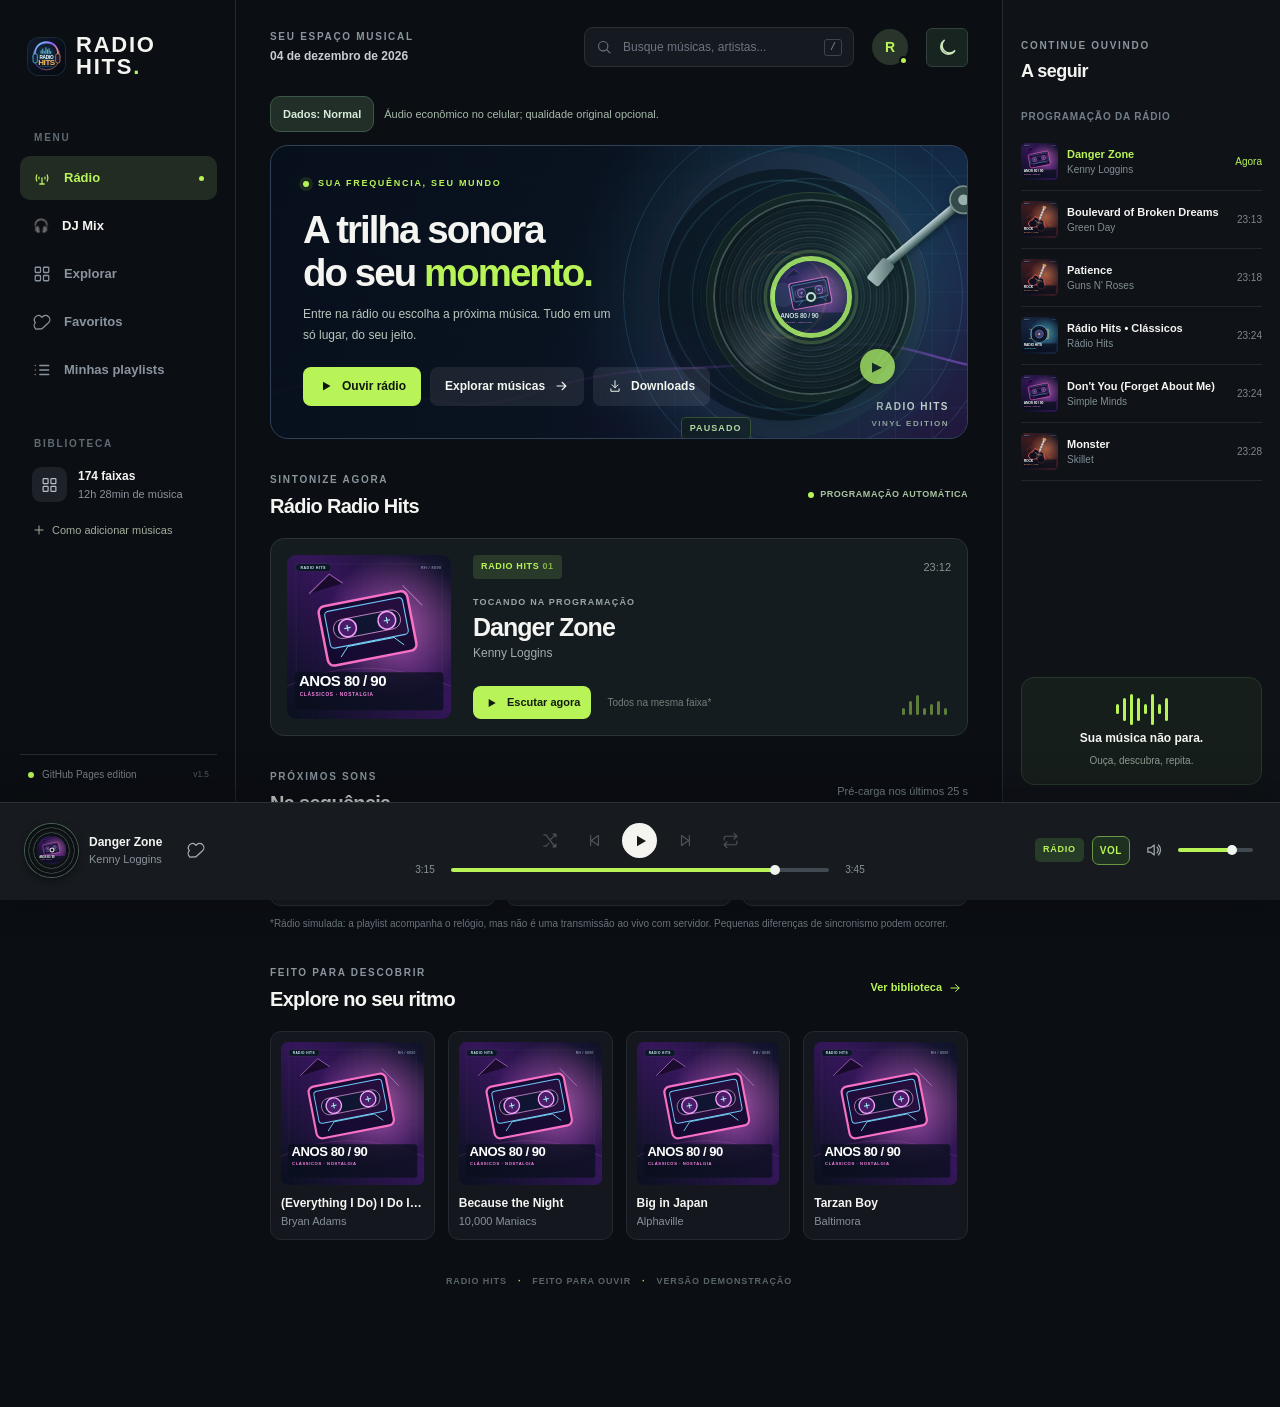
<file: index.html>
<!doctype html>
<html lang="pt-BR">
<head>
  <meta charset="utf-8">
  <meta name="viewport" content="width=device-width,initial-scale=1,viewport-fit=cover">
  <meta name="theme-color" content="#0b0e13">
  <meta http-equiv="Content-Security-Policy" content="default-src 'self'; script-src 'self'; style-src 'self' 'unsafe-inline'; img-src 'self' data: blob:; media-src 'self' blob:; connect-src 'self'; worker-src 'self'; manifest-src 'self'; font-src 'self'; frame-src 'none'; object-src 'none'; base-uri 'self'; form-action 'self'">
  <meta name="description" content="Radio Hits — rádio sincronizada e músicas sob demanda em um só lugar.">
  <meta property="og:title" content="Radio Hits — sua música, seu ritmo">
  <meta property="og:description" content="Rádio e biblioteca de músicas num mesmo player.">
  <meta name="theme-color" content="#0b0e13">
  <link rel="icon" href="./assets/favicon.svg" type="image/svg+xml">
  <link rel="manifest" href="./manifest.webmanifest">
  <meta name="apple-mobile-web-app-capable" content="yes">
  <meta name="apple-mobile-web-app-title" content="Radio Hits">
  <link rel="apple-touch-icon" href="./assets/branding/radio-hits-icon-192.png">
  <link rel="stylesheet" href="./css/style.css?v=eco-1">
  <title>Radio Hits — sua música, seu ritmo</title>
</head>
<body>
  <svg class="sprite" aria-hidden="true" xmlns="http://www.w3.org/2000/svg">
    <symbol id="i-play" viewBox="0 0 24 24"><path fill="currentColor" d="m8 5 12 7-12 7V5Z"/></symbol>
    <symbol id="i-pause" viewBox="0 0 24 24"><path fill="currentColor" d="M6 5h4v14H6zm8 0h4v14h-4z"/></symbol>
    <symbol id="i-radio" viewBox="0 0 24 24"><path d="M5 16a10 10 0 0 1 0-8m14 8a10 10 0 0 0 0-8M8 13a6 6 0 0 1 0-2m8 2a6 6 0 0 0 0-2m-4 1v8m-3 0h6M12 12v.01"/></symbol>
    <symbol id="i-grid" viewBox="0 0 24 24"><rect x="3" y="3" width="7" height="7" rx="1"/><rect x="14" y="3" width="7" height="7" rx="1"/><rect x="3" y="14" width="7" height="7" rx="1"/><rect x="14" y="14" width="7" height="7" rx="1"/></symbol>
    <symbol id="i-folder" viewBox="0 0 24 24"><path d="M3 7.5V5a2 2 0 0 1 2-2h5l2.3 3H19a2 2 0 0 1 2 2v11a2 2 0 0 1-2 2H5a2 2 0 0 1-2-2V7.5Z"/></symbol>
    <symbol id="i-heart" viewBox="0 0 24 24"><path d="M20.8 4.9a5.6 5.6 0 0 0-7.9 0l-.9.9-.9-.9a5.6 5.6 0 0 0-7.9 7.9 5.6 5.6 0 0 0 0 7.9l.9.9L12 21l7.9-7.3.9-.9a5.6 5.6 0 0 0 0-7.9Z"/></symbol>
    <symbol id="i-plus" viewBox="0 0 24 24"><path d="M12 5v14M5 12h14"/></symbol>
    <symbol id="i-list" viewBox="0 0 24 24"><path d="M9 6h12M9 12h12M9 18h12M3 6h.01M3 12h.01M3 18h.01"/></symbol>
    <symbol id="i-search" viewBox="0 0 24 24"><circle cx="10.8" cy="10.8" r="7"/><path d="m16 16 5 5"/></symbol>
    <symbol id="i-next" viewBox="0 0 24 24"><path d="m5 5 10 7-10 7V5Zm11 0v14"/></symbol>
    <symbol id="i-prev" viewBox="0 0 24 24"><path d="m19 5-10 7 10 7V5ZM8 5v14"/></symbol>
    <symbol id="i-shuffle" viewBox="0 0 24 24"><path d="M17 3h4v4m-1-3-6 6M4 4h3l12 16m-2 1h4v-4m-1 3-6-6M4 20h3l4-4"/></symbol>
    <symbol id="i-repeat" viewBox="0 0 24 24"><path d="m17 2 4 4-4 4M3 11V8a2 2 0 0 1 2-2h16M7 22l-4-4 4-4m14-1v3a2 2 0 0 1-2 2H3"/></symbol>
    <symbol id="i-volume" viewBox="0 0 24 24"><path d="m4 9 4 0 5-4v14l-5-4H4V9Zm13-1a6 6 0 0 1 0 8m2-11a10 10 0 0 1 0 14"/></symbol>
    <symbol id="i-muted" viewBox="0 0 24 24"><path d="m4 9 4 0 5-4v14l-5-4H4V9Zm13 1 5 5m0-5-5 5"/></symbol>
    <symbol id="i-download" viewBox="0 0 24 24"><path d="M12 3v12m-5-5 5 5 5-5M5 17v4h14v-4"/></symbol>
    <symbol id="i-trash" viewBox="0 0 24 24"><path d="M4 7h16M9 7V4h6v3m-9 0 1 14h10l1-14M10 11v7m4-7v7"/></symbol>
    <symbol id="i-more" viewBox="0 0 24 24"><circle cx="5" cy="12" r="1.5"/><circle cx="12" cy="12" r="1.5"/><circle cx="19" cy="12" r="1.5"/></symbol>
    <symbol id="i-clock" viewBox="0 0 24 24"><circle cx="12" cy="12" r="9"/><path d="M12 6v6l4 2"/></symbol>
    <symbol id="i-arrow" viewBox="0 0 24 24"><path d="M5 12h14m-6-6 6 6-6 6"/></symbol>
    <symbol id="i-close" viewBox="0 0 24 24"><path d="M5 5 19 19M19 5 5 19"/></symbol>
    <symbol id="i-moon" viewBox="0 0 24 24"><path d="M20.2 15.7A8.4 8.4 0 0 1 8.3 3.8 8.6 8.6 0 1 0 20.2 15.7Z"/></symbol>
    <symbol id="i-info" viewBox="0 0 24 24"><circle cx="12" cy="12" r="9"/><path d="M12 11v6M12 7h.01"/></symbol>
  </svg>

  <div class="app-shell">
    <aside class="sidebar" id="sidebar" aria-label="Navegação principal">
      <a class="brand" href="#radio" aria-label="Radio Hits, início"><img class="brand-mark-image" src="./assets/branding/radio-hits-mark.svg" width="37" height="37" alt=""><span>RADIO HITS<span class="brand-dot">.</span></span></a>
      <div class="side-label">MENU</div>
      <nav class="side-nav" id="nav-primary">
        <button class="nav-link is-active" data-view="radio"><svg class="icon"><use href="#i-radio"/></svg><span>Rádio</span><span class="nav-indicator"></span></button>
        <a class="nav-link" href="./dj.html" style="text-decoration:none;color:inherit"><span aria-hidden="true">🎧</span><span>DJ Mix</span></a>
        <button class="nav-link" data-view="explorar"><svg class="icon"><use href="#i-grid"/></svg><span>Explorar</span></button>
        <button class="nav-link" data-view="favoritos"><svg class="icon"><use href="#i-heart"/></svg><span>Favoritos</span></button>
        <button class="nav-link" data-view="playlists"><svg class="icon"><use href="#i-list"/></svg><span>Minhas playlists</span></button>
      </nav>
      <div class="side-label side-label-library">BIBLIOTECA</div>
      <div class="library-mini"><div class="library-icon"><svg class="icon"><use href="#i-grid"/></svg></div><div><strong id="sidebar-track-count">0 faixas</strong><small id="sidebar-library-runtime">Na sua coleção</small></div></div>
      <button class="side-add" id="open-add-guide"><svg class="icon"><use href="#i-plus"/></svg> Como adicionar músicas</button>
      <div class="sidebar-footer"><span class="version-dot"></span><span>GitHub Pages edition</span><small>v1.5</small></div>
    </aside>

    <main class="main-content" id="main-content">
      <header class="topbar">
        <div class="topbar-heading"><span class="eyebrow">SEU ESPAÇO MUSICAL</span><span class="topbar-date" id="today-label"></span></div>
        <label class="search-box"><svg class="icon"><use href="#i-search"/></svg><input id="search" type="search" placeholder="Busque músicas, artistas..." autocomplete="off" aria-label="Buscar músicas e artistas"><kbd>/</kbd></label>
        <button class="top-avatar" id="about-button" aria-label="Sobre o projeto">R<span class="online-indicator"></span></button><button id="sleep-timer-open" class="icon-button sleep-timer-launch" type="button" aria-label="Configurar temporizador para dormir" title="Temporizador para dormir"><svg class="icon"><use href="#i-moon"/></svg><span id="sleep-timer-chip" class="sleep-timer-chip" hidden></span></button>
      </header>

      <div id="offline-network-notice" class="offline-network-notice" role="status" hidden></div>
      <div class="data-saver-bar"><button id="data-saver-toggle" type="button" aria-pressed="false" title="Economia de dados">Dados: Normal</button><span>Áudio econômico no celular; qualidade original opcional.</span></div>
      <section id="pwa-install-banner" class="pwa-install-banner" aria-label="Instalar Radio Hits" hidden>
        <div class="pwa-install-copy"><strong>Radio Hits no celular</strong><p>Instale na tela inicial. Novas versões chegam automaticamente, sem reinstalar.</p></div>
        <div class="pwa-install-actions"><button id="pwa-install-button" class="primary-action" type="button">Instalar aplicativo</button><button id="pwa-install-help" class="outline-button" type="button">Como instalar</button></div>
        <button id="pwa-install-dismiss" class="pwa-dismiss" type="button" aria-label="Fechar aviso de instalação">×</button>
      </section>
      <div id="pwa-update-notice" class="pwa-update-notice" role="status" hidden>
        <span>Atualização disponível. O app será atualizado quando a música parar.</span>
        <button id="pwa-update-now" class="outline-button" type="button">Atualizar agora</button>
      </div>
      <div class="view" id="view-radio">
        <section class="hero">
          <div class="hero-copy"><div class="hero-kicker"><span class="live-pulse"></span> SUA FREQUÊNCIA, SEU MUNDO</div><h1>A trilha sonora<br>do seu <em>momento.</em></h1><p>Entre na rádio ou escolha a próxima música. Tudo em um só lugar, do seu jeito.</p><div class="hero-actions"><button class="primary-action" id="hero-radio-play"><svg class="icon icon-filled"><use href="#i-play"/></svg><span>Ouvir rádio</span></button><button class="ghost-action" data-action="switch-explore">Explorar músicas <svg class="icon"><use href="#i-arrow"/></svg></button><button class="ghost-action hero-download-link" data-action="open-downloads"><svg class="icon"><use href="#i-download"/></svg> Downloads</button></div></div>
          <div class="hero-art vinyl-deck" id="vinyl-deck"><div class="orbit orbit-a"></div><div class="orbit orbit-b"></div><div class="orbit orbit-c"></div><div class="hero-disc vinyl-record" id="vinyl-record"><div class="vinyl-grooves"></div><div class="vinyl-label"><img id="vinyl-cover" src="./assets/capas/padrao.svg" alt="" loading="eager"></div><span class="vinyl-spindle"></span></div><div class="vinyl-tonearm" aria-hidden="true"><span class="vinyl-tonearm-head"></span></div><button id="vinyl-play-hit" class="vinyl-play-hit" type="button" aria-label="Reproduzir música" title="Reproduzir ou pausar música"></button><span id="vinyl-status" class="vinyl-status" role="status" aria-live="polite">PRONTO</span><div class="hero-art-label">RADIO HITS <span>VINYL EDITION</span></div></div>
        </section>
        <div class="section-title row-between"><div><span class="eyebrow">SINTONIZE AGORA</span><h2>Rádio Radio Hits</h2></div><span class="status-label"><span class="status-dot"></span> PROGRAMAÇÃO AUTOMÁTICA</span></div>
        <section class="station-card"><div class="station-art"><img id="station-cover" src="./assets/capas/horizonte-azul.svg" alt="Capa da música atual" loading="eager"></div><div class="station-content"><div class="station-top"><span class="station-badge">RADIO HITS <span>01</span></span><span class="station-clock" id="station-clock">--:--</span></div><span class="station-small-label">TOCANDO NA PROGRAMAÇÃO</span><h3 id="station-title">Carregando...</h3><p id="station-artist">Seleção Radio Hits</p><div class="station-bottom"><button class="station-play" id="station-play"><svg class="icon icon-filled"><use href="#i-play"/></svg><span>Escutar agora</span></button><span>Todos na mesma faixa*</span></div></div><div class="station-bars" aria-hidden="true"><i></i><i></i><i></i><i></i><i></i><i></i><i></i></div></section>
        <section class="programa-section"><div class="section-title row-between"><div><span class="eyebrow">PRÓXIMOS SONS</span><h2>Na sequência</h2></div><span class="small-note" id="preload-status">Pré-carga nos últimos 25 s</span></div><div id="radio-up-next" class="radio-up-next"></div><p class="fine-print">*Rádio simulada: a playlist acompanha o relógio, mas não é uma transmissão ao vivo com servidor. Pequenas diferenças de sincronismo podem ocorrer.</p></section>
        <section class="discover-preview"><div class="section-title row-between"><div><span class="eyebrow">FEITO PARA DESCOBRIR</span><h2>Explore no seu ritmo</h2></div><button class="section-link" data-action="switch-explore">Ver biblioteca <svg class="icon"><use href="#i-arrow"/></svg></button></div><div id="preview-grid" class="album-grid"></div></section>
      </div>

      <div class="view is-hidden" id="view-explorar">
        <div class="page-intro"><span class="eyebrow">ESCOLHA O QUE TOCAR</span><h1>Descubra seu próximo som<span class="accent-period">.</span></h1><p>Sem algoritmos escondidos. Você no controle de cada faixa.</p></div>
        <section class="folder-section" aria-labelledby="music-folders-heading" id="music-folders">
          <div class="section-title row-between"><div><span class="eyebrow">BIBLIOTECA ORGANIZADA</span><h2 id="music-folders-heading">Explorar por pastas</h2></div><span class="small-note" id="music-folder-count" aria-live="polite">Carregando pastas...</span></div>
          <p class="folder-section-description">Escolha Rock, Hip Hop, Dance e outras pastas para ver suas músicas. As pastas acompanham o catálogo automaticamente.</p>
          <div id="music-folder-grid" class="folder-grid" aria-label="Pastas de músicas"></div>
        </section>
        <section class="genre-showcase" aria-label="Explore por estilo musical">
 <div class="section-title row-between"><div><span class="eyebrow">SUAS ESTAÇÕES</span><h2>Escolha a sua vibe</h2></div><span class="small-note">Biblioteca por categoria</span></div>
 <div class="genre-showcase-grid">
 <button class="genre-feature" type="button" data-action="genre" data-genre="Anos 80 e 90" aria-label="Explorar Anos 80 e 90"><img loading="lazy" src="./assets/capas/genero-80-90.svg" alt=""><span class="genre-feature-label">CLÁSSICOS</span></button>
<button class="genre-feature" type="button" data-action="genre" data-genre="Rock" aria-label="Explorar Rock"><img loading="lazy" src="./assets/capas/genero-rock.svg" alt=""><span class="genre-feature-label">GUITARRAS</span></button>
<button class="genre-feature" type="button" data-action="genre" data-genre="Hip Hop" aria-label="Explorar Hip Hop"><img loading="lazy" src="./assets/capas/genero-hiphop.svg" alt=""><span class="genre-feature-label">BATIDAS</span></button>
<button class="genre-feature" type="button" data-action="genre" data-genre="Malhação Internacional 2003" aria-label="Explorar Malhação Internacional 2003"><img loading="lazy" src="./assets/capas/genero-malhacao.svg" alt=""><span class="genre-feature-label">TRILHA 2003</span></button>
 </div>
</section>
        <section class="discover-section"><div class="section-title row-between"><div><span class="eyebrow">SUA SELEÇÃO</span><h2>Em destaque</h2></div><div style="display:flex;gap:12px;align-items:center;flex-wrap:wrap;justify-content:flex-end"><span class="small-note" id="explore-track-count"></span><button class="outline-button" type="button" id="refresh-library" aria-label="Atualizar catálogo de músicas">Atualizar músicas</button></div></div><div id="discover-grid" class="album-grid"></div></section>
        <section class="tracks-section" id="track-catalog-section"><div class="section-title row-between"><div><span class="eyebrow">MÚSICAS DA SELEÇÃO</span><h2 id="explore-selection-title">Todas as faixas</h2><div class="explore-selection-actions"><button type="button" data-action="back-to-folders" class="explore-back-button">Trocar pasta</button><button type="button" data-action="play-selection" id="play-selection" class="explore-play-button"><svg class="icon icon-filled" aria-hidden="true"><use href="#i-play"/></svg>Tocar seleção</button></div></div><div class="chips" id="genre-filters"></div></div><div class="table-header"><span>FAIXA</span><span>GÊNERO</span><svg class="icon"><use href="#i-clock"/></svg><span></span></div><div id="all-tracks" class="track-list"></div></section>
        <section class="offline-dashboard" id="downloads-dashboard" aria-labelledby="offline-dashboard-title">
          <div class="offline-dashboard-head">
            <div><span class="eyebrow">OUÇA SEM INTERNET</span><h2 id="offline-dashboard-title">Downloads</h2><p id="offline-dashboard-summary">Verificando faixas disponíveis...</p></div>
            <svg class="icon offline-dashboard-icon" aria-hidden="true"><use href="#i-download"/></svg>
          </div>
          <p>O pré-carregamento da rádio não salva músicas. Você pode baixar qualquer faixa da sua biblioteca para ouvir offline neste aparelho. Os arquivos usam espaço do dispositivo; use apenas músicas que você tem autorização para armazenar e distribuir.</p>
          <div class="offline-dashboard-actions">
            <button type="button" class="primary-action" data-action="open-offline-available">Ver músicas para baixar</button>
            <button type="button" class="outline-button" data-action="open-offline-saved">Minhas músicas salvas</button>
          </div>
        </section>
        <section class="tracks-section" id="offline-available">
          <div class="section-title row-between"><div><span class="eyebrow">SUA BIBLIOTECA PARA OUVIR OFFLINE</span><h2>Disponíveis para baixar</h2></div><span class="small-note" id="offline-available-count"></span></div>
          <div class="track-list" id="offline-available-tracks"></div>
          <p class="fine-print">Toque em Baixar ao lado de qualquer música para salvá-la neste dispositivo. Os downloads não são enviados automaticamente para outro celular.</p>
        </section>
        <section class="tracks-section" id="offline-library"><div class="section-title row-between"><div><span class="eyebrow">NO SEU DISPOSITIVO</span><h2>Minhas músicas offline</h2></div><span class="small-note" id="offline-count">Carregando downloads...</span></div><div class="track-list" id="offline-tracks"></div><p class="fine-print">Os áudios são salvos apenas quando você toca em Baixar. Use a lista acima para adicionar mais músicas e esta seção para ouvir ou excluir os arquivos baixados.</p></section>
      </div>

      <div class="view is-hidden" id="view-favoritos"><div class="page-intro"><span class="eyebrow">O QUE VOCÊ AMA</span><h1>Seus favoritos<span class="accent-period">.</span></h1><p>Suas faixas preferidas ficam salvas neste navegador.</p></div><div id="favorite-tracks" class="track-list page-track-list"></div></div>
      <div class="view is-hidden" id="view-playlists"><div class="page-intro"><span class="eyebrow">DO SEU JEITO</span><h1>Minhas playlists<span class="accent-period">.</span></h1><p>Crie coleções e toque suas músicas na ordem que preferir.</p></div><div class="row-between playlist-head"><h2>Suas coleções</h2><button class="outline-button" id="create-playlist"><svg class="icon"><use href="#i-plus"/></svg> Criar playlist</button></div><div id="playlist-grid" class="playlist-grid"></div><div id="playlist-detail" class="playlist-detail"></div></div>
      <footer class="site-footer">RADIO HITS <span>·</span> FEITO PARA OUVIR <span>·</span> VERSÃO DEMONSTRAÇÃO</footer>
    </main>

    <aside class="queue-panel" id="queue-panel" aria-label="Fila de reprodução"><div class="queue-head"><div><span class="eyebrow">CONTINUE OUVINDO</span><h2>A seguir</h2></div><button class="icon-button queue-close" id="queue-close" aria-label="Fechar fila"><svg class="icon"><use href="#i-close"/></svg></button></div><div class="queue-mode" id="queue-mode">Programação da rádio</div><div id="queue-items" class="queue-items"></div><div class="queue-footer"><div class="queue-decor"><span></span><span></span><span></span><span></span><span></span><span></span><span></span><span></span></div><p>Sua música não para.</p><small>Ouça, descubra, repita.</small></div></aside>
  </div>

  <footer class="player-shell" id="player-shell" aria-label="Player de áudio"><div class="player-track"><div class="mini-vinyl" aria-hidden="true"><img id="player-cover" src="./assets/capas/horizonte-azul.svg" alt=""><span class="mini-vinyl-spindle"></span></div><div class="player-track-label"><strong id="player-title">Radio Hits Rádio</strong><span id="player-artist">Selecione uma música</span></div><button class="icon-button like-current" id="player-like" aria-label="Favoritar música"><svg class="icon"><use href="#i-heart"/></svg></button></div>
    <div class="player-center"><div class="player-controls"><button class="icon-button extra-control" id="shuffle" title="Embaralhar" aria-label="Embaralhar"><svg class="icon"><use href="#i-shuffle"/></svg></button><button class="icon-button" id="previous" title="Música anterior" aria-label="Música anterior"><svg class="icon"><use href="#i-prev"/></svg></button><button class="main-play" id="player-play" aria-label="Reproduzir"><svg class="icon icon-filled"><use href="#i-play"/></svg></button><button class="icon-button" id="next" title="Próxima música" aria-label="Próxima música"><svg class="icon"><use href="#i-next"/></svg></button><button class="icon-button extra-control" id="repeat" title="Repetição desligada" aria-label="Configurar repetição"><svg class="icon"><use href="#i-repeat"/></svg><span id="repeat-one" class="repeat-one">1</span></button></div><div class="player-progress"><span id="elapsed">0:00</span><input type="range" min="0" max="1000" value="0" id="seek" aria-label="Posição da reprodução"><span id="total">0:00</span></div></div>
    <div class="player-options"><span class="mode-chip" id="player-mode">RÁDIO</span><button type="button" class="leveling-button is-active" id="leveling-toggle" aria-pressed="true" aria-label="Ativar ou desativar volume equilibrado" title="Desativar volume equilibrado">VOL</button><button class="icon-button" id="volume-button" title="Silenciar" aria-label="Silenciar"><svg class="icon"><use href="#i-volume"/></svg></button><input id="volume" type="range" min="0" max="100" value="75" aria-label="Volume"><button class="icon-button queue-open" id="queue-open" title="Ver fila" aria-label="Ver fila"><svg class="icon"><use href="#i-list"/></svg></button></div></footer>
  <nav class="mobile-nav" aria-label="Navegação para celular"><a href="./dj.html" style="display:flex;flex-direction:column;align-items:center;justify-content:center;text-decoration:none;color:inherit;font-size:12px;gap:4px"><span>🎧</span><span>DJ Mix</span></a><button data-view="radio" class="is-active"><svg class="icon"><use href="#i-radio"/></svg><span>Rádio</span></button><button data-view="explorar"><svg class="icon"><use href="#i-grid"/></svg><span>Explorar</span></button><button data-view="favoritos"><svg class="icon"><use href="#i-heart"/></svg><span>Favoritos</span></button><button data-view="playlists"><svg class="icon"><use href="#i-list"/></svg><span>Playlists</span></button></nav>

  <dialog id="sleep-timer-dialog" class="sleep-timer-dialog" aria-labelledby="sleep-timer-heading">
    <div class="sleep-timer-head"><h2 id="sleep-timer-heading">Temporizador para dormir</h2><button id="sleep-timer-close" class="icon-button" type="button" aria-label="Fechar temporizador"><svg class="icon"><use href="#i-close"/></svg></button></div>
    <p>Escolha quando pausar automaticamente a música.</p>
    <div class="sleep-timer-choices">
      <button type="button" data-sleep-minutes="15">15 minutos</button>
      <button type="button" data-sleep-minutes="30">30 minutos</button>
      <button type="button" data-sleep-minutes="60">60 minutos</button>
    </div>
    <p id="sleep-timer-status" class="sleep-timer-status" role="status" aria-live="polite">Nenhum temporizador ativo.</p>
    <button id="sleep-timer-cancel" type="button" class="outline-button" disabled>Cancelar temporizador</button>
    <small>No aplicativo Android, o player nativo controla o prazo mesmo com a tela bloqueada. No navegador, restrições de segundo plano podem atrasar a pausa.</small>
  </dialog>
  <dialog id="pwa-install-dialog" class="pwa-install-dialog" aria-labelledby="pwa-install-heading">
    <h2 id="pwa-install-heading">Instalar Radio Hits</h2>
    <p><strong>Android (Chrome):</strong> abra o menu ⋮ e escolha <strong>Instalar app</strong> ou <strong>Adicionar à tela inicial</strong>.</p>
    <p><strong>iPhone (Safari):</strong> toque em Compartilhar e depois em <strong>Adicionar à Tela de Início</strong>.</p>
    <p>O app abre sem a barra do navegador, verifica atualizações e mantém suas playlists neste dispositivo.</p>
    <button id="pwa-install-close" class="primary-action" type="button">Entendi</button>
  </dialog>
  <dialog id="modal" class="modal"><div class="modal-header"><h2 id="modal-heading">Nova playlist</h2><button class="icon-button" id="modal-close" aria-label="Fechar"><svg class="icon"><use href="#i-close"/></svg></button></div><div id="modal-body"></div></dialog>
  <div id="toast" class="toast" role="status" aria-live="polite"></div>
  <audio id="audio" preload="metadata"></audio>
  <script src="./js/native-bridge.js?v=bridge-2" defer></script>
  <script src="./js/offline.js?v=stream-3" defer></script>
  <script src="./js/app.js?v=eco-1" defer></script>
  <script src="./js/install.js?v=1" defer></script>
  <script src="./js/sleep-timer.js?v=1" defer></script>
</body>
</html>
</file>
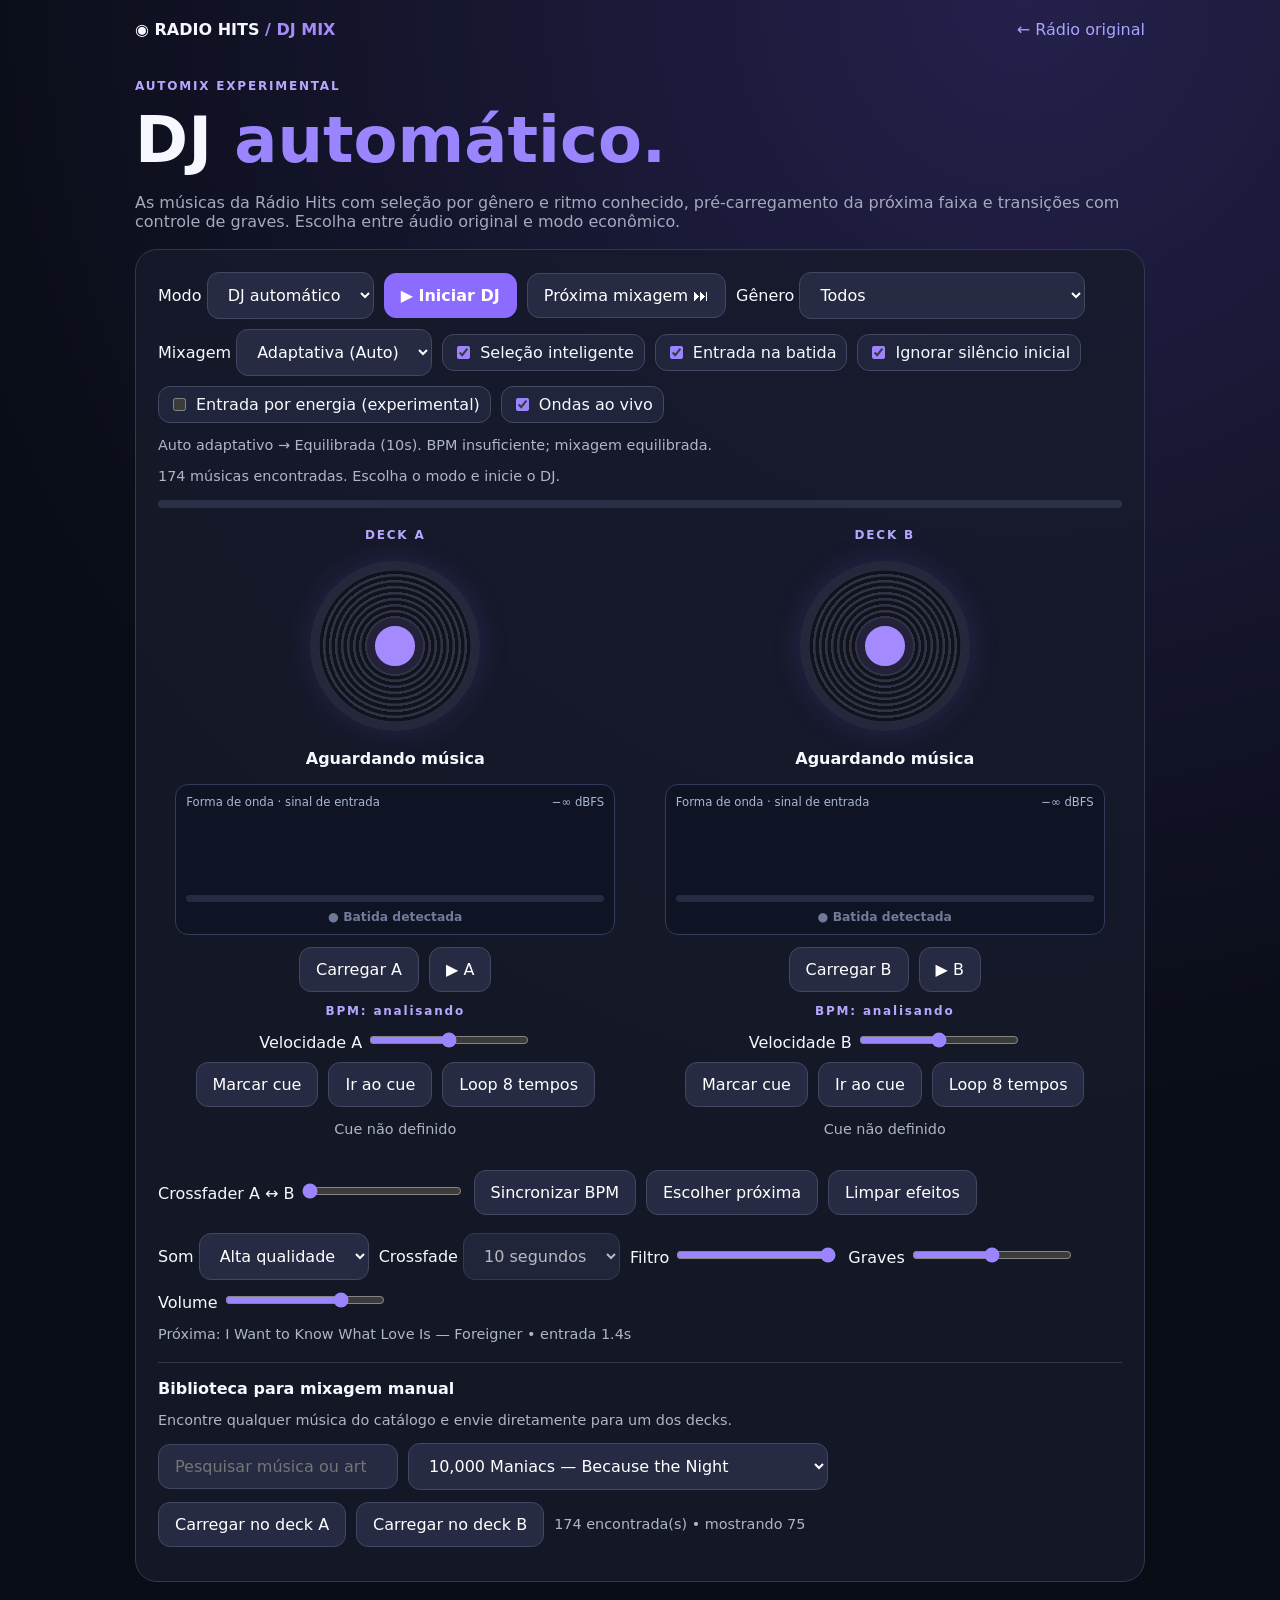
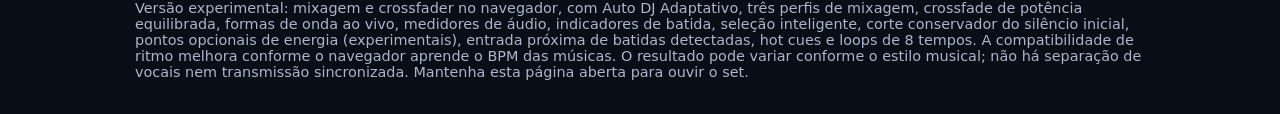
<file: dj.html>
<!doctype html>
<html lang="pt-BR"><head><meta charset="utf-8"><meta name="viewport" content="width=device-width,initial-scale=1"><meta name="theme-color" content="#0b0e13"><title>DJ Mix | Radio Hits</title><style>
:root{color-scheme:dark;font-family:system-ui,Arial,sans-serif;background:#090d16;color:#f7f8ff}*{box-sizing:border-box}body{margin:0;background:radial-gradient(circle at 80% 0,#24204b,#090d16 55%);min-height:100vh}header,main{max-width:1050px;margin:auto;padding:20px}header{display:flex;justify-content:space-between;align-items:center;gap:15px}a{color:#a6a5ff;text-decoration:none}h1{font-size:clamp(2rem,6vw,4rem);margin:10px 0}h1 span{color:#9a85ff}.muted{color:#a5a9bd}.panel{background:#171b2bcc;border:1px solid #34384f;border-radius:22px;padding:22px;margin:18px 0}.deckgrid{display:grid;grid-template-columns:1fr 1fr;gap:15px}.deck{min-width:0;text-align:center}.disc{width:min(170px,70%);aspect-ratio:1;border-radius:50%;margin:18px auto;background:repeating-radial-gradient(circle,#11131c 0 3px,#303246 4px 6px);border:9px solid #25283c;display:grid;place-items:center;box-shadow:0 0 30px #7557d733}.disc:after{content:'';background:#a58aff;width:26%;aspect-ratio:1;border-radius:50%;border:8px solid #24223a}.spinning{animation:spin 3s linear infinite}@keyframes spin{to{transform:rotate(360deg)}}button,select,input[type=search]{background:#262b43;color:white;border:1px solid #424861;border-radius:12px;padding:12px 16px;font:inherit}button{cursor:pointer}input[type=search]{min-width:180px;max-width:100%;width:240px}.library{border-top:1px solid #34384f;margin-top:20px;padding-top:16px}.library select{max-width:100%;width:min(420px,100%)}.library .controls{margin:12px 0}@media(max-width:600px){.library select{width:100%}}button.primary{background:#8c6bff;border-color:#8c6bff;color:#fff;font-weight:700}button:disabled{opacity:.5}.controls{display:flex;flex-wrap:wrap;gap:10px;align-items:center}.tag{color:#b7a7ff;font-size:.75rem;font-weight:800;letter-spacing:.15em}.track{overflow-wrap:anywhere;min-height:3em}.meter{height:8px;border-radius:10px;background:#2b3047;overflow:hidden;margin:16px 0}.meter i{display:block;height:100%;width:0;background:linear-gradient(90deg,#8a69ff,#35d9dc);transition:width .2s}.notice{font-size:.9rem;color:#aeb5c8}.scope{margin:14px auto 12px;padding:10px;background:#0f1425;border:1px solid #323b59;border-radius:13px;max-width:440px}.scope-top{display:flex;justify-content:space-between;gap:6px;color:#aab7d2;font-size:.73rem}.scope canvas{display:block;width:100%;height:72px;border-radius:6px;margin:7px 0}.level-meter{height:7px;border-radius:999px;background:#252b42;overflow:hidden}.level-meter i{display:block;width:0;height:100%;background:linear-gradient(90deg,#56c6ca,#a3f5bb,#f0bd58);transition:width .09s linear}.beat-indicator{margin-top:8px;font-size:.77rem;font-weight:700;color:#707b99;transition:color .12s}.beat-indicator.beat-on{color:#a3ffcb;text-shadow:0 0 10px #5aff8f66}.scope[hidden]{display:none!important}@media(prefers-reduced-motion:reduce){.spinning{animation:none}.meter i,.level-meter i,.beat-indicator{transition:none}}.smart-option{display:inline-flex;align-items:center;gap:7px;padding:8px 10px;border:1px solid #424861;border-radius:12px;background:#20253b}.smart-option input{accent-color:#9a85ff}.dj-tag{color:#8ae4dd} .deck:focus-within{outline:1px solid #8d79ed;border-radius:14px}input[type=range]{accent-color:#9a85ff;width:160px}@media(max-width:600px){header,main{padding:14px}.panel{padding:16px}.disc{width:80%}.deckgrid{gap:8px}.track{font-size:.95rem}}
</style></head><body><header><strong>◉ RADIO HITS <span style="color:#a78bfa">/ DJ MIX</span></strong><a href="./index.html">← Rádio original</a></header><main><div class="tag">AUTOMIX EXPERIMENTAL</div><h1>DJ <span id="headline">automático.</span></h1><p class="muted">As músicas da Rádio Hits com seleção por gênero e ritmo conhecido, pré-carregamento da próxima faixa e transições com controle de graves. Escolha entre áudio original e modo econômico.</p><section class="panel"><div class="controls"><label>Modo <select id="mode"><option value="auto">DJ automático</option><option value="manual">DJ manual</option></select></label><button class="primary" id="play">▶ Iniciar DJ</button><button id="skip">Próxima mixagem ⏭</button><label>Gênero <select id="genre"><option value="">Todos</option></select></label><label>Mixagem <select id="mixstyle"><option value="suave">Suave</option><option value="equilibrada">Equilibrada</option><option value="energetica">Energética</option><option value="adaptativa" selected>Adaptativa (Auto)</option></select></label><label class="smart-option"><input type="checkbox" id="smart" checked> Seleção inteligente</label><label class="smart-option"><input type="checkbox" id="beatgrid" checked> Entrada na batida</label><label class="smart-option"><input type="checkbox" id="trimintro" checked> Ignorar silêncio inicial</label><label class="smart-option"><input type="checkbox" id="energycue"> Entrada por energia (experimental)</label><label class="smart-option"><input type="checkbox" id="waves" checked> Ondas ao vivo</label></div><p id="styleinfo" class="notice" aria-live="polite">Equilibrada: transição de 10s, ritmo moderado e graves controlados.</p><p id="status" class="notice" role="status">Carregando catálogo...</p><div class="meter"><i id="progress"></i></div><div class="deckgrid"><div class="deck"><span class="tag">DECK A</span><div class="disc" id="disc0"></div><strong id="title0" class="track">Aguardando música</strong><p id="artist0" class="muted"></p><div class="scope" id="scope0"><div class="scope-top"><span>Forma de onda · sinal de entrada</span><span id="vu0">−∞ dBFS</span></div><canvas id="wave0" width="384" height="72" aria-label="Forma de onda do deck A" role="img"></canvas><div class="level-meter" aria-hidden="true"><i id="level0"></i></div><div class="beat-indicator" id="beat0">● Batida detectada</div></div><div class="controls" style="justify-content:center"><button id="load0">Carregar A</button><button id="cue0">▶ A</button></div><p class="tag" id="bpm0">BPM: analisando</p><label>Velocidade A <input id="rate0" type="range" min="85" max="115" value="100"></label><div class="controls" style="justify-content:center;margin-top:10px"><button id="setcue0">Marcar cue</button><button id="gocue0">Ir ao cue</button><button id="loop0">Loop 8 tempos</button></div><p class="notice" id="cueinfo0">Cue não definido</p></div><div class="deck"><span class="tag">DECK B</span><div class="disc" id="disc1"></div><strong id="title1" class="track">Aguardando música</strong><p id="artist1" class="muted"></p><div class="scope" id="scope1"><div class="scope-top"><span>Forma de onda · sinal de entrada</span><span id="vu1">−∞ dBFS</span></div><canvas id="wave1" width="384" height="72" aria-label="Forma de onda do deck B" role="img"></canvas><div class="level-meter" aria-hidden="true"><i id="level1"></i></div><div class="beat-indicator" id="beat1">● Batida detectada</div></div><div class="controls" style="justify-content:center"><button id="load1">Carregar B</button><button id="cue1">▶ B</button></div><p class="tag" id="bpm1">BPM: analisando</p><label>Velocidade B <input id="rate1" type="range" min="85" max="115" value="100"></label><div class="controls" style="justify-content:center;margin-top:10px"><button id="setcue1">Marcar cue</button><button id="gocue1">Ir ao cue</button><button id="loop1">Loop 8 tempos</button></div><p class="notice" id="cueinfo1">Cue não definido</p></div></div><div class="controls" style="margin:18px 0"><label>Crossfader A ↔ B <input id="cross" type="range" min="0" max="100" value="0"></label><button id="sync">Sincronizar BPM</button><button id="preview">Escolher próxima</button><button id="resetfx">Limpar efeitos</button></div><div class="controls"><label>Som <select id="quality"><option value="original" selected>Alta qualidade</option><option value="light">Econômico</option></select></label><label>Crossfade <select id="fade"><option value="6">6 segundos</option><option value="10" selected>10 segundos</option><option value="16">16 segundos</option></select></label><label>Filtro <input id="filter" type="range" min="800" max="18000" value="18000"></label><label>Graves <input id="bass" type="range" min="-12" max="12" value="0"></label><label>Volume <input id="volume" type="range" min="0" max="100" value="75"></label></div><p class="notice" id="upnext" aria-live="polite">Próxima faixa: aguardando seleção</p>
<div class="library"><strong>Biblioteca para mixagem manual</strong>
<p class="notice">Encontre qualquer música do catálogo e envie diretamente para um dos decks.</p>
<div class="controls"><input type="search" id="search" placeholder="Pesquisar música ou artista…" aria-label="Buscar música"><select id="choose" aria-label="Música selecionada"></select></div>
<div class="controls"><button id="send0">Carregar no deck A</button><button id="send1">Carregar no deck B</button><span class="notice" id="matchcount"></span></div>
</div></section><p class="notice">Versão experimental: mixagem e crossfader no navegador, com Auto DJ Adaptativo, três perfis de mixagem, crossfade de potência equilibrada, formas de onda ao vivo, medidores de áudio, indicadores de batida, seleção inteligente, corte conservador do silêncio inicial, pontos opcionais de energia (experimentais), entrada próxima de batidas detectadas, hot cues e loops de 8 tempos. A compatibilidade de ritmo melhora conforme o navegador aprende o BPM das músicas. O resultado pode variar conforme o estilo musical; não há separação de vocais nem transmissão sincronizada. Mantenha esta página aberta para ouvir o set.</p></main><script>

'use strict';
(()=>{
const $=id=>document.getElementById(id);
let tracks=[],pool=[],ctx,master,channels=[],active=0,playing=false,mixing=false,lastId='',generation=0,transitionTimer=null,failures=0,queued=null;
const history=[],bpmKnowledge=Object.create(null);let lastBpmSave=0;
try{const saved=JSON.parse(localStorage.getItem('radiohits-dj-bpm-v1')||'{}');if(saved&&typeof saved==='object')for(const [id,bpm] of Object.entries(saved))if(Number.isFinite(bpm)&&bpm>=65&&bpm<=190)bpmKnowledge[id]=bpm;}catch(e){/* armazenamento opcional */}
function persistBpm(){if(Date.now()-lastBpmSave<12000)return;lastBpmSave=Date.now();try{localStorage.setItem('radiohits-dj-bpm-v1',JSON.stringify(Object.fromEntries(Object.entries(bpmKnowledge).slice(-350))));}catch(e){/* navegação privada */}}
function remember(t){if(!t)return;history.push({id:t.id,artist:(t.artist||'').toLowerCase()});if(history.length>16)history.shift();}
const status=t=>$('status').textContent=t;
const manual=()=>$('mode').value==='manual';
const MIX_STYLES=Object.freeze({
 suave:{name:'Suave',fade:16,tempoLimit:.03,genreBonus:2.6,bassCut:3,maxBeatWait:300},
 equilibrada:{name:'Equilibrada',fade:10,tempoLimit:.06,genreBonus:1.8,bassCut:6,maxBeatWait:700},
 energetica:{name:'Energética',fade:6,tempoLimit:.08,genreBonus:1.4,bassCut:8,maxBeatWait:900}
});
function mixStyle(){return MIX_STYLES[$('mixstyle').value]||MIX_STYLES.equilibrada;}
function transitionPlan(from,to,sourceBpm,targetBpm){
 const chosen=$('mixstyle').value;
 if(chosen!=='adaptativa'){
  const preset=MIX_STYLES[chosen]||MIX_STYLES.equilibrada;
  return{profile:preset,seconds:Number($('fade').value)||preset.fade,reason:'Perfil fixo'};
 }
 const left=Number(sourceBpm),right=Number(targetBpm);
 const comparable=Number.isFinite(left)&&Number.isFinite(right)&&left>=65&&right>=65;
 const gap=comparable?Math.abs(left-right)/Math.max(left,right):1;
 const sameGenre=Boolean(from?.genre&&to?.genre&&from.genre===to.genre);
 let profile=MIX_STYLES.equilibrada,reason='BPM insuficiente; mixagem equilibrada';
 if(comparable&&gap>=.15){
  profile=MIX_STYLES.suave;reason='Diferença grande de BPM';
 }else if(!sameGenre&&from?.genre&&to?.genre){
  profile=MIX_STYLES.suave;reason='Mudança de gênero';
 }else if(comparable&&sameGenre&&gap<=.075&&Math.min(left,right)>=115){
  profile=MIX_STYLES.energetica;reason='Batidas rápidas e compatíveis';
 }else if(comparable&&gap<=.075&&Math.max(left,right)<110){
  profile=MIX_STYLES.suave;reason='Batidas mais lentas';
 }else if(comparable){
  reason='Ritmos intermediários';
 }
 return{profile,seconds:profile.fade,reason};
}
function plannedTransition(){
 const outgoing=channels[active]?.track,incoming=queued;
 const sourceBpm=channels[active]?.bpm||bpmKnowledge[outgoing?.id];
 const incomingBpm=incoming&&channels[1-active]?.track?.id===incoming.id
  ?channels[1-active].bpm||bpmKnowledge[incoming.id]
  :bpmKnowledge[incoming?.id];
 return transitionPlan(outgoing,incoming,sourceBpm,incomingBpm);
}
function refreshStyleInfo(){
 const chosen=$('mixstyle').value,plan=plannedTransition();
 if(chosen==='adaptativa'){
  $('styleinfo').textContent='Auto adaptativo → '+plan.profile.name+' ('+plan.seconds+'s). '+plan.reason+'.';
  $('fade').value=String(plan.seconds);
  return;
 }
 const desc={
  suave:'transições longas e troca gradual de graves',
  equilibrada:'ritmo moderado e graves controlados',
  energetica:'transições rápidas e graves mais definidos'
 };
 const p=mixStyle();
 $('styleinfo').textContent=p.name+': '+desc[chosen]+' • '+$('fade').value+'s de crossfade.';
}
function setStyle(value){
 const adaptive=value==='adaptativa';
 const preset=MIX_STYLES[value]||MIX_STYLES.equilibrada;
 $('mixstyle').value=adaptive?'adaptativa':value in MIX_STYLES?value:'equilibrada';
 $('fade').disabled=adaptive;
 $('fade').value=String(preset.fade);
 refreshStyleInfo();
 try{localStorage.setItem('radiohits-dj-style-v1',$('mixstyle').value);}catch(e){}
}
function introSeconds(track){
 if(manual())return 0;
 // Deliberately opt-in: energy changes can skip an artistic intro.
 const energy=Number(track?.djEnergyCueSec);
 if($('energycue').checked&&Number.isFinite(energy)&&energy>=4&&energy<=24)return energy;
 const silence=Number(track?.djIntroSec);
 return $('trimintro').checked&&Number.isFinite(silence)&&silence>=.7&&silence<=8?silence:0;
}
function applyIntro(c){
 if(!c?.autoIntro||manual()||c.el.readyState<1)return;
 if(!Number.isFinite(c.el.duration)||c.el.duration<c.autoIntro+30)return;
 try{c.el.currentTime=c.autoIntro;c.autoIntroApplied=true;c.autoIntro=0;}
 catch(e){/* browsers may reject seek before media is buffered */ }
}
function makePool(){pool=tracks.filter(t=>(!$('genre').value||t.genre===$('genre').value)&&(t.src||t.lowSrc));}
function renderLibrary(){
 const q=$('search').value.trim().toLocaleLowerCase('pt-BR');
 const matched=pool.filter(t=>(t.title+' '+t.artist).toLocaleLowerCase('pt-BR').includes(q));
 const selected=$('choose').value;
 $('choose').replaceChildren();
 matched.slice(0,75).sort((a,b)=>(a.artist+' '+a.title).localeCompare(b.artist+' '+b.title,'pt-BR')).forEach(t=>{
  const o=document.createElement('option');o.value=t.id;o.textContent=t.artist+' — '+t.title;$('choose').appendChild(o);
 });
 if(matched.some(t=>t.id===selected)&&matched.slice(0,75).some(t=>t.id===selected))$('choose').value=selected;
 $('matchcount').textContent=matched.length+' encontrada(s)'+(matched.length>75?' • mostrando 75':'');
}
function chooseDeck(i){
 const t=tracks.find(t=>t.id===$('choose').value);
 if(!t){status('Pesquise e selecione uma música primeiro.');return;}
 if(!manual()){$('mode').value='manual';$('mode').onchange();}
 init();load(i,t);status('Deck '+(i?'B':'A')+': '+t.title+' carregada. Aperte ▶ para tocar.');
 visuals();
}
function pick(){
 if(!pool.length)return null;
 const current=channels[active]?.track, recentIds=new Set(history.slice(-Math.min(12,Math.floor(pool.length/3))).map(x=>x.id));
 let candidates=pool.filter(t=>t.id!==current?.id&&!recentIds.has(t.id));
 if(!candidates.length)candidates=pool.filter(t=>t.id!==current?.id);
 if(!candidates.length)candidates=pool;
 if(!$('smart').checked)return candidates[Math.floor(Math.random()*candidates.length)];
 const currentBpm=channels[active]?.bpm||bpmKnowledge[current?.id];
 const profile=mixStyle();
 const scored=candidates.map(t=>{
  let weight=3;
  if(current?.genre&&t.genre===current.genre)weight*=profile.genreBonus;
  if(current?.artist&&t.artist&&current.artist.toLowerCase()===t.artist.toLowerCase())weight*=.2;
  if(history.slice(-5).some(x=>x.artist===(t.artist||'').toLowerCase()))weight*=.5;
  const other=bpmKnowledge[t.id];
  if(currentBpm&&other){
   const ratio=Math.abs(Math.log(currentBpm/other));
   const close=ratio<.045,related=ratio<.10;
   weight*=profile===MIX_STYLES.suave?(close?4:related?2.5:.35)
          :profile===MIX_STYLES.energetica?(close?2:related?1.65:.75)
          :(close?3:related?2:ratio<.14?1.25:.5);
  }
  if(other){
   if(profile===MIX_STYLES.suave&&other>=75&&other<=112)weight*=1.3;
   if(profile===MIX_STYLES.energetica&&other>=110&&other<=155)weight*=1.45;
  }
  return{t,weight:Math.max(.05,weight)};
 });
 let sum=scored.reduce((n,x)=>n+x.weight,0),r=Math.random()*sum;
 for(const item of scored){r-=item.weight;if(r<=0)return item.t;}
 return scored[scored.length-1].t;
}
function preloadNext(){
 if(!ctx||!playing||manual()||mixing||!queued)return;
 const i=1-active;if(channels[i]?.track?.id!==queued.id){channels[i].el.preload='auto';load(i,queued);}
}
function prepareNext(){
 queued=pick();
 const bpm=queued&&bpmKnowledge[queued.id],c=channels[active]?.track;
 const reason=queued&&c?.genre===queued.genre?' • mesmo estilo':bpm?' • ritmo conhecido':'';
 const intro=queued?introSeconds(queued):0;
 const cueKind=queued&&$('energycue').checked&&Number(queued.djEnergyCueSec)>=4?' • energia':'';
 $('upnext').textContent=queued?'Próxima: '+queued.title+' — '+(queued.artist||'Artista desconhecido')+(bpm?' • ≈'+bpm+' BPM':'')+reason+(intro>0?' • entrada '+intro.toFixed(1)+'s'+cueKind:''):'Próxima faixa indisponível';
 preloadNext();
 refreshStyleInfo();
}
function init(){
 if(ctx)return;
 ctx=new (window.AudioContext||window.webkitAudioContext)();
 master=ctx.createGain();master.gain.value=Number($('volume').value)/100;master.connect(ctx.destination);
 channels=[0,1].map(i=>{
  const el=new Audio();el.preload='metadata';const src=ctx.createMediaElementSource(el),filter=ctx.createBiquadFilter(),bass=ctx.createBiquadFilter(),gain=ctx.createGain(),analyser=ctx.createAnalyser();analyser.fftSize=2048;analyser.smoothingTimeConstant=.4;
  filter.type='lowpass';filter.frequency.value=Number($('filter').value);bass.type='lowshelf';bass.frequency.value=180;bass.gain.value=Number($('bass').value);gain.gain.value=0;src.connect(analyser).connect(filter).connect(bass).connect(gain).connect(master);
  el.addEventListener('error',()=>{
  const c=channels[i];if(!c.track)return;
  if(c.tryAlternate){c.tryAlternate=false;const alternate=$('quality').value==='light'?c.track.src:c.track.lowSrc;if(!alternate)return;el.src=new URL(alternate,location.href).href;el.load();
   if(playing&&(active===i||mixing))el.play().catch(()=>{});return;}
  if(!playing)return;
  status('Falha no arquivo de áudio do deck '+(i?'B':'A'));
  if(!manual()&&active===i&&!mixing){
   failures++;if(failures<4){const alternative=pick();if(alternative){load(i,alternative);el.play().catch(()=>{});}else stop();}
   else stop();
  }
 });
  el.addEventListener('loadedmetadata',()=>applyIntro(channels[i]));
  el.addEventListener('ended',()=>{if(manual())return;if(i===active&&playing&&!mixing)next();});
  return{el,filter,bass,gain,analyser,energy:new Uint8Array(analyser.frequencyBinCount),wave:new Uint8Array(analyser.fftSize),beats:[],lastBeat:-10,avg:0,bpm:0,track:null,cue:null,loop:null,tryAlternate:false,autoIntro:0,autoIntroApplied:false};
 });
}
function cancelMix(){
 generation++;clearTimeout(transitionTimer);transitionTimer=null;mixing=false;
 if(ctx)channels.forEach(c=>{
  c.gain.gain.cancelScheduledValues(ctx.currentTime);
  c.bass.gain.cancelScheduledValues(ctx.currentTime);
  c.bass.gain.setTargetAtTime(Number($('bass').value),ctx.currentTime,.045);
 });
}
function load(i,t){
 if(!t)return false;const c=channels[i];c.el.pause();c.autoIntro=introSeconds(t);c.autoIntroApplied=false;c.tryAlternate=Boolean(t.lowSrc&&t.src);c.el.src=new URL(($('quality').value==='light'?t.lowSrc||t.src:t.src||t.lowSrc),location.href).href;c.el.load();c.cue=null;c.loop=null;$('cueinfo'+i).textContent='Cue não definido';$('loop'+i).textContent='Loop 8 tempos';c.beats=[];c.lastBeat=-10;c.avg=0;c.bpm=bpmKnowledge[t.id]||0;$('bpm'+i).textContent=c.bpm?'BPM estimado (salvo): '+c.bpm:'BPM: analisando';c.el.playbackRate=Number($('rate'+i).value)/100;c.track=t;applyIntro(c);
 $('title'+i).textContent=t.title||'Sem título';$('artist'+i).textContent=t.artist||'';return true;
}
function detectBpm(){
 if(!ctx||!playing)return;
 channels.forEach((c,i)=>{
  if(c.el.paused||!c.el.currentTime)return;
  c.analyser.getByteFrequencyData(c.energy);
  // Low-frequency onset detection; independent of the master volume and filter.
  const hz=ctx.sampleRate/c.analyser.fftSize;
  const lo=Math.max(1,Math.floor(45/hz)),hi=Math.min(c.energy.length,Math.ceil(180/hz));
  let e=0;for(let k=lo;k<hi;k++)e+=c.energy[k];e/=Math.max(1,hi-lo);
  c.avg=c.avg?c.avg*.93+e*.07:e;
  const now=c.el.currentTime;
  if(e>Math.max(35,c.avg*1.35)&&now-c.lastBeat>.27){
   c.lastBeat=now;c.beats.push(now);if(c.beats.length>50)c.beats.shift();
   const intervals=[];
   for(let j=1;j<c.beats.length;j++){const d=c.beats[j]-c.beats[j-1];if(d>.27&&d<1.2)intervals.push(d);}
   if(intervals.length>=8){
    const bpms=intervals.map(d=>{let b=60/d;while(b<75)b*=2;while(b>160)b/=2;return b;}).sort((a,b)=>a-b);
    const mid=bpms[Math.floor(bpms.length/2)];
    const consistent=bpms.filter(b=>Math.abs(b-mid)<mid*.09);
    if(consistent.length>=Math.ceil(bpms.length*.55)){
     c.bpm=Math.round(consistent.reduce((a,b)=>a+b,0)/consistent.length);
     $('bpm'+i).textContent='BPM estimado: '+c.bpm;
     if(c.track&&bpmKnowledge[c.track.id]!==c.bpm){bpmKnowledge[c.track.id]=c.bpm;persistBpm();}
    }
   }
  }
 });
}
let lastDrawTime=0;
function drawMeters(timestamp){
 if(typeof requestAnimationFrame==='function')requestAnimationFrame(drawMeters);
 if(!$('waves').checked||!ctx||!channels.length||document.hidden||timestamp-lastDrawTime<75)return;
 lastDrawTime=timestamp;
 channels.forEach((c,i)=>{
  const canvas=$('wave'+i),pen=canvas.getContext('2d');
  if(!pen)return;
  const width=canvas.width,height=canvas.height,mid=height/2;
  pen.fillStyle='#0b1020';pen.fillRect(0,0,width,height);
  pen.strokeStyle='#273450';pen.lineWidth=1;pen.beginPath();pen.moveTo(0,mid);pen.lineTo(width,mid);pen.stroke();
  let db=-Infinity;
  if(!c.el.paused){
   c.analyser.getByteTimeDomainData(c.wave);
   let sum=0;
   const stride=Math.max(1,Math.floor(c.wave.length/width));
   pen.strokeStyle=i?'#5edddb':'#b6a1ff';pen.lineWidth=1.7;pen.beginPath();
   for(let x=0;x<width;x++){
    const v=(c.wave[Math.min(c.wave.length-1,x*stride)]-128)/128;
    sum+=v*v;
    const y=mid+v*mid*.83;
    if(x===0)pen.moveTo(x,y);else pen.lineTo(x,y);
   }
   pen.stroke();
   const rms=Math.sqrt(sum/width);
   if(rms>.0001)db=20*Math.log10(rms);
  }
  const level=Number.isFinite(db)?Math.max(0,Math.min(100,(db+60)*100/60)):0;
  $('level'+i).style.width=level.toFixed(1)+'%';
  $('vu'+i).textContent=Number.isFinite(db)?Math.max(-60,db).toFixed(1)+' dBFS':'−∞ dBFS';
  $('beat'+i).classList.toggle('beat-on',!c.el.paused&&c.lastBeat>=0&&c.el.currentTime-c.lastBeat>=0&&c.el.currentTime-c.lastBeat<.19);
 });
}
function visuals(){if(!channels.length)return;channels.forEach((c,i)=>{$('disc'+i).classList.toggle('spinning',!c.el.paused);$('cue'+i).textContent=c.el.paused?'▶ '+(i?'B':'A'):'⏸ '+(i?'B':'A');});}
function setCross(v){
 if(!ctx)return;
 const x=Math.max(0,Math.min(1,Number(v)/100));
 channels[0].gain.gain.setTargetAtTime(Math.cos(x*Math.PI/2),ctx.currentTime,.025);
 channels[1].gain.gain.setTargetAtTime(Math.sin(x*Math.PI/2),ctx.currentTime,.025);
}
async function start(){
 if(!pool.length){status('Nenhuma faixa disponível neste estilo.');return;}
 init();await ctx.resume();if(playing)return;
 cancelMix();const t=channels[active].track||pick();if(!channels[active].track)load(active,t);
 const token=generation;
 try{await channels[active].el.play();if(token!==generation){channels[active].el.pause();return;}playing=true;failures=0;remember(channels[active].track);if(!queued||queued.id===channels[active].track?.id)prepareNext();else preloadNext();
  if(manual()){setCross($('cross').value);status('Mesa manual pronta');}
  else{channels[active].gain.gain.value=1;channels[1-active].gain.gain.value=0;$('cross').value=active?100:0;status('DJ automático tocando');}
  $('play').textContent='⏸ Pausar DJ';visuals();
 }catch(e){status('Não foi possível tocar esta faixa. Confira o arquivo no catálogo.');}
}
function stop(){
 cancelMix();playing=false;if(channels.length)channels.forEach(c=>{c.el.pause();c.gain.gain.value=0;});
 $('play').textContent='▶ Iniciar DJ';status('DJ pausado');visuals();
}

function nextBeatDelayMs(channel,profile=mixStyle(),fadeSeconds=Number($('fade').value)) {
 if(!$('beatgrid').checked||!$('smart').checked||!channel?.bpm||channel.beats.length<8)return 0;
 const el=channel.el,beatSeconds=60/channel.bpm,elapsed=el.currentTime-channel.lastBeat;
 // Only trust a recent onset. Previously saved BPM alone cannot determine beat phase.
 if(!(elapsed>=0&&elapsed<beatSeconds*3&&beatSeconds>=.3&&beatSeconds<=.95))return 0;
 const nextBeat=channel.lastBeat+(Math.floor(elapsed/beatSeconds)+1)*beatSeconds;
 const delayMs=Math.max(0,(nextBeat-el.currentTime)/Math.max(.7,el.playbackRate)*1000);
 const remaining=(el.duration-el.currentTime)/Math.max(.7,el.playbackRate);
 // Never hold a transition past the outgoing track's safe ending.
 return Number.isFinite(remaining)&&remaining<fadeSeconds+delayMs/1000+.6?0:delayMs<=profile.maxBeatWait?delayMs:0;
}
async function next(){
 if(!playing||mixing)return;
 if(manual()){status('No modo manual, use Carregar A/B e o crossfader.');return;}
 const from=active,to=1-active,t=queued||pick();queued=null;if(!t)return;
 mixing=true;
 if(channels[to].track?.id!==t.id)load(to,t);
 const a=channels[from],b=channels[to],token=++generation;
 applyIntro(b);
 const aBpm=a.bpm||bpmKnowledge[a.track?.id],bBpm=b.bpm||bpmKnowledge[b.track?.id];
 const plan=transitionPlan(a.track,t,aBpm,bBpm),profile=plan.profile;
 if($('smart').checked&&aBpm&&bBpm){
  const ratio=aBpm*a.el.playbackRate/bBpm;
  const limit=profile.tempoLimit;
  if(ratio>=1-limit&&ratio<=1+limit){b.el.playbackRate=ratio;$('rate'+to).value=Math.round(ratio*100);}
 }
 const delayMs=nextBeatDelayMs(a,profile,plan.seconds);
 const beginBlend=async()=>{
  if(token!==generation||!playing||manual())return;
  b.gain.gain.value=0;
  try{await b.el.play();}
  catch(e){
   if(token!==generation)return;
   mixing=false;failures++;status('Falha ao iniciar a próxima música; mantendo a faixa atual.');
   if(!a.el.paused&&failures<3){prepareNext();return;}
   if(a.el.ended||a.el.paused)stop();return;
  }
  if(token!==generation||!playing||manual()){b.el.pause();return;}
  remember(t);
  const now=ctx.currentTime,baseBass=Number($('bass').value);
  const available=(a.el.duration-a.el.currentTime)/Math.max(.7,a.el.playbackRate);
  const seconds=Number.isFinite(available)?Math.max(.55,Math.min(plan.seconds,available-.1)):plan.seconds;
  a.gain.gain.cancelScheduledValues(now);b.gain.gain.cancelScheduledValues(now);
  a.gain.gain.setValueAtTime(a.gain.gain.value,now);b.gain.gain.setValueAtTime(0,now);
  // Equal-power (cos/sin) avoids a volume dip halfway through the fade.
  for(let step=1;step<=12;step++){
   const progress=step/12,at=now+seconds*progress;
   a.gain.gain.linearRampToValueAtTime(Math.cos(progress*Math.PI/2),at);
   b.gain.gain.linearRampToValueAtTime(Math.sin(progress*Math.PI/2),at);
  }
  if($('smart').checked){
   a.bass.gain.cancelScheduledValues(now);b.bass.gain.cancelScheduledValues(now);
   const cut=profile.bassCut;
   a.bass.gain.setValueAtTime(baseBass,now);b.bass.gain.setValueAtTime(baseBass-cut,now);
   a.bass.gain.linearRampToValueAtTime(baseBass-cut*.85,now+seconds*.65);
   b.bass.gain.linearRampToValueAtTime(baseBass,now+seconds*.7);
   a.bass.gain.linearRampToValueAtTime(baseBass,now+seconds);
  }
  status('Mixando: '+(a.track?.title||'')+' → '+t.title+' • '+profile.name+(delayMs>0?' • entrada na batida':''));
  visuals();
  transitionTimer=setTimeout(()=>{
   if(token!==generation)return;
   a.el.pause();a.el.removeAttribute('src');a.el.load();
   active=to;mixing=false;failures=0;$('cross').value=active?100:0;
   status('DJ automático tocando');prepareNext();visuals();
  },seconds*1000+110);
 };
 if(delayMs>=70){
  status('Preparando entrada na próxima batida • '+Math.round(delayMs)+' ms');
  transitionTimer=setTimeout(()=>{void beginBlend();},delayMs);
 }else{
  await beginBlend();
 }
}

$('play').onclick=()=>playing?stop():start();
$('skip').onclick=next;
$('mode').onchange=()=>{
 if(ctx){cancelMix();if(manual()){
  channels.forEach((c,i)=>{if(i!==active&&c.el.paused&&c.autoIntroApplied){try{c.el.currentTime=0;}catch(e){}c.autoIntroApplied=false;c.autoIntro=0;}});
  setCross($('cross').value);
 }else{channels[1-active].el.pause();channels[active].gain.gain.value=1;channels[1-active].gain.gain.value=0;$('cross').value=active?100:0;}}
 $('headline').textContent=manual()?'manual.':'automático.';
 status(manual()?'Modo manual: controle os dois decks.':'Modo automático: transições programadas.');visuals();
};
$('genre').onchange=()=>{makePool();renderLibrary();queued=null;prepareNext();if(playing){stop();channels.forEach(c=>c.track=null);start();}};
$('volume').oninput=e=>{if(master)master.gain.value=Number(e.target.value)/100;};
$('bass').oninput=e=>{if(ctx)channels.forEach(c=>c.bass.gain.setTargetAtTime(Number(e.target.value),ctx.currentTime,.04));};
$('filter').oninput=e=>{if(ctx)channels.forEach(c=>c.filter.frequency.setTargetAtTime(Number(e.target.value),ctx.currentTime,.04));};
$('cross').oninput=e=>{if(!manual()){$('mode').value='manual';cancelMix();status('Controle manual ativado');}setCross(e.target.value);};
[0,1].forEach(i=>{
 $('rate'+i).oninput=e=>{if(channels.length)channels[i].el.playbackRate=Number(e.target.value)/100;};
 $('setcue'+i).onclick=()=>{init();const c=channels[i];if(!c.track)return status('Carregue uma música antes de marcar o cue.');c.cue=c.el.currentTime;$('cueinfo'+i).textContent='Cue: '+c.cue.toFixed(1)+' s';status('Cue marcado no deck '+(i?'B':'A'));};
 $('gocue'+i).onclick=()=>{if(!channels.length)return;const c=channels[i];if(c.cue===null)return status('Marque um cue primeiro.');try{c.el.currentTime=c.cue;status('Retornou ao cue do deck '+(i?'B':'A'));}catch(e){status('Aguarde a música carregar.');}};
 $('loop'+i).onclick=()=>{if(!channels.length)return;const c=channels[i];if(c.loop){c.loop=null;$('loop'+i).textContent='Loop 8 tempos';return status('Loop desligado.');}if(!c.track||!Number.isFinite(c.el.duration))return status('Carregue a música para ativar o loop.');if(!c.bpm)return status('Aguarde a detecção do BPM para usar o loop.');const duration=8*60/(c.bpm*c.el.playbackRate);const start=c.el.currentTime;if(start+duration>c.el.duration)return status('Pouco tempo restante para um loop de 8 tempos.');c.loop={start,end:start+duration};$('loop'+i).textContent='Desligar loop';status('Loop de 8 tempos no deck '+(i?'B':'A'));};

 $('load'+i).onclick=()=>{if(!manual()){$('mode').value='manual';$('mode').onchange();}init();const t=pick();if(t){load(i,t);status('Carregado no deck '+(i?'B':'A')+': '+t.title);visuals();}};
 $('cue'+i).onclick=async()=>{if(!manual()){$('mode').value='manual';$('mode').onchange();}init();await ctx.resume();const c=channels[i];if(!c.track)load(i,pick());if(!c.track)return;
  try{if(c.el.paused){await c.el.play();playing=true;$('play').textContent='⏸ Pausar DJ';}else c.el.pause();setCross($('cross').value);visuals();}catch(e){status('Não foi possível tocar o deck '+(i?'B':'A'));}};
});
$('preview').onclick=()=>{if(!pool.length)return;prepareNext();status('Nova próxima faixa selecionada.');};
$('smart').onchange=()=>{prepareNext();status($('smart').checked?'Seleção inteligente ativada.':'Seleção aleatória ativada.');};
$('mixstyle').onchange=()=>{
 setStyle($('mixstyle').value);
 if(!manual()&&!mixing)prepareNext();
 status($('mixstyle').value==='adaptativa'?'Auto DJ Adaptativo ativado: cada transição será avaliada.':'Perfil '+mixStyle().name+' selecionado.');
};
$('fade').onchange=refreshStyleInfo;
$('beatgrid').onchange=()=>{status($('beatgrid').checked?'Entrada na batida ativada para ritmos confiáveis.':'Entrada imediata sem alinhamento de batidas.');};
function refreshAutoIntro(){
 if(channels.length&&!manual()&&!mixing&&queued){
  const c=channels[1-active];
  if(c?.track?.id===queued.id&&c.el.paused){
   c.autoIntro=introSeconds(c.track);
   if(c.autoIntro)applyIntro(c);
   else if(c.autoIntroApplied){try{c.el.currentTime=0;}catch(e){}c.autoIntroApplied=false;}
  }
 }
 const intro=queued?introSeconds(queued):0;
 const kind=$('energycue').checked&&Number(queued?.djEnergyCueSec)>=4?' • energia':'';
 if(queued)$('upnext').textContent='Próxima: '+queued.title+(intro?' • entrada '+intro.toFixed(1)+'s'+kind:' • desde o início');
}
$('trimintro').onchange=()=>{
 refreshAutoIntro();
 status($('trimintro').checked?'Silêncio inicial: corte conservador ativado.':'Silêncio inicial: tocar completo (exceto energia opcional).');
};
$('energycue').onchange=()=>{
 refreshAutoIntro();
 status($('energycue').checked?'Entrada experimental por energia ativada (pode pular introduções).':'Entrada por energia desligada; introduções preservadas.');
};
$('waves').onchange=()=>{[0,1].forEach(i=>$('scope'+i).hidden=!$('waves').checked);status($('waves').checked?'Visualização ao vivo ativada.':'Visualização desligada para economizar bateria.');};
$('quality').onchange=()=>{
 if(ctx&&!manual()&&!mixing&&queued){channels[1-active].track=null;preloadNext();}
 status($('quality').value==='light'?'Modo econômico ativo para as próximas músicas.':'Alta qualidade ativa para as próximas músicas.');
};
$('search').oninput=renderLibrary;
$('send0').onclick=()=>chooseDeck(0);
$('send1').onclick=()=>chooseDeck(1);
$('sync').onclick=()=>{if(!channels.length)return;const a=channels[active],b=channels[1-active];if(!a.bpm||!b.bpm){status('Aguarde a estimativa de BPM nos dois decks antes de sincronizar.');return;}const ratio=a.bpm*a.el.playbackRate/b.bpm;if(ratio<.85||ratio>1.15){status('Ritmos muito diferentes para sincronização segura (limite de 15%).');return;}b.el.playbackRate=ratio;$('rate'+(1-active)).value=Math.round(ratio*100);status('BPM aproximado: deck '+(active?'A':'B')+' ajustado para '+Math.round(b.bpm*ratio));};
$('resetfx').onclick=()=>{$('filter').value=18000;$('bass').value=0;[0,1].forEach(i=>{$('rate'+i).value=100;if(channels.length){channels[i].filter.frequency.value=18000;channels[i].bass.gain.value=0;channels[i].el.playbackRate=1;}});status('Efeitos redefinidos');};
try{
 const previous=localStorage.getItem('radiohits-dj-style-v1');
 if(previous&&(MIX_STYLES[previous]||previous==='adaptativa'))setStyle(previous);
 else setStyle('adaptativa');
}catch(e){setStyle('adaptativa');}
if(typeof requestAnimationFrame==='function')requestAnimationFrame(drawMeters);
setInterval(detectBpm,120);
setInterval(()=>{if(!channels.length)return;channels.forEach(c=>{if(c.loop&&!c.el.paused&&c.el.currentTime>=c.loop.end){try{c.el.currentTime=c.loop.start;}catch(e){c.loop=null;}}});},50);
setInterval(()=>{
 if(!playing||!channels.length)return;
 const el=channels[active].el,d=el.duration;
 if(Number.isFinite(d)&&d>0){$('progress').style.width=Math.min(100,el.currentTime/d*100)+'%';if(!manual()&&!mixing&&d-el.currentTime<=plannedTransition().seconds+1.5)next();}
},400);
fetch('./catalogo.json').then(r=>{if(!r.ok)throw Error('HTTP '+r.status);return r.json();}).then(data=>{
 tracks=(data.tracks||[]).filter(t=>!t.isJingle&&(t.src||t.lowSrc));
 [...new Set(tracks.map(t=>t.genre).filter(Boolean))].sort().forEach(g=>{const o=document.createElement('option');o.value=g;o.textContent=g;$('genre').appendChild(o);});
 makePool();renderLibrary();prepareNext();status(tracks.length+' músicas encontradas. Escolha o modo e inicie o DJ.');
}).catch(e=>status('Falha ao carregar catálogo: '+e.message));
window.addEventListener('pagehide',()=>{if(playing)stop();});
})();
</script></body></html>
</file>
<file: css/style.css>
:root{color-scheme:dark;--bg:#0b0e13;--panel:#11151b;--panel-alt:#151a21;--line:#252b32;--text:#f4f4f1;--muted:#8c949e;--sub:#58606a;--accent:#b8f458;--accent-dark:#89bc33;--font:Inter,ui-sans-serif,-apple-system,BlinkMacSystemFont,"Segoe UI",sans-serif}
*{box-sizing:border-box}html{scroll-behavior:smooth}body{margin:0;background:var(--bg);color:var(--text);font:14px/1.5 var(--font);overflow-x:hidden}button,input{font:inherit}button{color:inherit;cursor:pointer}button:focus-visible,input:focus-visible,a:focus-visible{outline:2px solid var(--accent);outline-offset:3px}a{color:inherit;text-decoration:none}button{border:0}svg.icon{width:20px;height:20px;flex:none;fill:none;stroke:currentColor;stroke-width:1.7;stroke-linecap:round;stroke-linejoin:round}svg.icon.icon-filled{stroke:none;fill:currentColor}.sprite{position:absolute;width:0;height:0;overflow:hidden}.is-hidden{display:none!important}.app-shell{display:grid;grid-template-columns:236px minmax(0,1fr) 278px;min-height:100vh;padding-bottom:100px}.sidebar{padding:29px 18px 20px 20px;border-right:1px solid var(--line);display:flex;flex-direction:column;position:sticky;top:0;height:calc(100vh - 98px);min-height:510px}.brand{display:inline-flex;align-items:center;gap:11px;padding:5px 10px 52px 8px;font-weight:900;font-size:22px;letter-spacing:.08em;line-height:1}.brand-dot,.accent-period{color:var(--accent)}.brand-mark{width:33px;height:33px;background:var(--accent);border-radius:9px;display:flex;align-items:center;justify-content:center;gap:3px;transform:rotate(-8deg)}.brand-mark span{width:3px;background:#121711;border-radius:4px}.brand-mark span:nth-child(1),.brand-mark span:nth-child(4){height:10px}.brand-mark span:nth-child(2){height:20px}.brand-mark span:nth-child(3){height:16px}.side-label{font-size:10px;font-weight:750;letter-spacing:.18em;color:#606b74;padding:0 14px;margin:0 0 11px}.side-nav{display:flex;flex-direction:column;gap:4px}.nav-link{position:relative;background:transparent;color:#8a949e;display:flex;align-items:center;text-align:left;gap:13px;border-radius:10px;min-height:44px;width:100%;padding:0 13px;font-size:13px;font-weight:600;transition:background .2s,color .2s}.nav-link .icon{width:18px;height:18px}.nav-link:hover{color:#fff;background:#191e25}.nav-link.is-active{background:#222c23;color:var(--accent)}.nav-indicator{margin-left:auto;width:5px;height:5px;background:var(--accent);border-radius:50%}.side-label-library{margin-top:44px}.library-mini{display:flex;align-items:center;gap:11px;padding:5px 12px 16px}.library-icon{width:35px;height:35px;display:grid;place-items:center;background:#1c2228;border-radius:9px;color:#b7bec6}.library-icon svg{width:17px}.library-mini strong,.library-mini small{display:block}.library-mini strong{font-size:12px}.library-mini small{font-size:11px;color:var(--muted);margin-top:1px}.side-add{align-self:flex-start;background:transparent;color:#a2af9c;font-size:11px;display:flex;align-items:center;gap:6px;padding:3px 12px}.side-add svg{width:14px;height:14px}.side-add:hover{color:var(--accent)}.sidebar-footer{margin-top:auto;display:flex;gap:8px;align-items:center;padding:12px 8px 0;border-top:1px solid var(--line);font-size:10px;color:#78808a}.sidebar-footer small{margin-left:auto;color:#515a62}.version-dot{background:var(--accent);width:6px;height:6px;border-radius:50%}.main-content{min-width:0;padding:0 34px}.topbar{min-height:94px;display:flex;align-items:center;gap:18px}.topbar-heading{display:flex;flex-direction:column;gap:3px;margin-right:auto}.eyebrow{font-size:10px;font-weight:800;letter-spacing:.17em;color:#8a959e}.topbar-date{color:#c9cdd1;font-size:12px;font-weight:600}.search-box{height:40px;width:min(270px,40%);border:1px solid #2b3037;background:#151a20;border-radius:9px;display:flex;align-items:center;padding:0 11px;gap:9px;color:#68717e}.search-box svg{width:16px}.search-box input{background:none;border:0;color:var(--text);outline:0;min-width:0;flex:1;font-size:12px}.search-box input::placeholder{color:#6c7580}.search-box kbd{font-size:10px;border:1px solid #3c444c;border-radius:3px;padding:0 5px;color:#818b95}.top-avatar{flex:none;width:36px;height:36px;border-radius:50%;background:#29352a;color:var(--accent);font-size:14px;font-weight:800;position:relative}.online-indicator{width:9px;height:9px;border-radius:50%;background:var(--accent);border:2px solid var(--bg);position:absolute;bottom:0;right:0}.hero{height:294px;display:flex;position:relative;overflow:hidden;border-radius:18px;background:linear-gradient(115deg,#18241b 0%,#19291f 42%,#203328 100%);border:1px solid #304232}.hero:after{position:absolute;inset:0;content:"";pointer-events:none;background:radial-gradient(circle at 75% 48%,rgba(184,244,88,.18),transparent 43%)}.hero-copy{padding:31px 0 24px 32px;position:relative;z-index:2;flex:1;min-width:360px}.hero-kicker{display:flex;align-items:center;gap:9px;font-size:9px;letter-spacing:.19em;font-weight:800;color:var(--accent)}.live-pulse{width:6px;height:6px;background:var(--accent);box-shadow:0 0 0 4px rgba(184,244,88,.11);border-radius:50%}.hero h1{font-size:clamp(29px,3vw,40px);font-weight:830;line-height:1.12;letter-spacing:-.05em;margin:17px 0 10px}.hero h1 em{font-style:normal;color:var(--accent)}.hero p{color:#bbc6bd;font-size:12px;line-height:1.75;max-width:320px;margin:0}.hero-actions{display:flex;gap:9px;align-items:center;margin-top:21px}.primary-action,.ghost-action,.station-play,.outline-button{display:inline-flex;justify-content:center;align-items:center;gap:9px;border-radius:8px;font-size:12px;font-weight:800;height:39px;padding:0 15px;white-space:nowrap}.primary-action{background:var(--accent);color:#0e170b}.primary-action:hover,.station-play:hover{background:#cbff79}.primary-action svg{width:15px}.ghost-action{background:rgba(255,255,255,.08);color:#f2f7ef}.ghost-action:hover{background:rgba(255,255,255,.15)}.ghost-action svg{width:15px}.hero-art{position:absolute;right:10px;top:-4px;width:42%;height:310px;display:grid;place-items:center}.orbit{border:1px solid rgba(184,244,88,.14);position:absolute;border-radius:50%}.orbit-a{width:375px;height:375px}.orbit-b{width:305px;height:305px}.orbit-c{width:238px;height:238px}.hero-disc{width:195px;height:195px;border-radius:50%;background:repeating-radial-gradient(circle at center,#293a2e 0,#293a2e 2px,#0e1a13 3px,#0f1f16 5px);border:10px solid #263b2a;box-shadow:0 20px 60px #050c0877,0 0 0 1px #466043;display:grid;place-items:center;transform:rotate(-21deg)}.disc-ring{position:absolute;width:90px;height:90px;border-radius:50%;background:#b8f458;box-shadow:inset 0 0 0 19px #0e1810}.disc-center{width:18px;height:18px;background:#e1ffc2;border-radius:50%;z-index:1}.hero-art-label{position:absolute;right:8px;bottom:23px;text-align:right;font-size:10px;font-weight:800;letter-spacing:.15em;color:#e9f4e6;line-height:1.4}.hero-art-label span{display:block;color:#b1c1af;font-size:8px;margin-top:4px}.section-title{margin:29px 0 17px}.section-title h2{margin:2px 0 0;font-size:20px;letter-spacing:-.035em;font-weight:760}.row-between{display:flex;justify-content:space-between;align-items:center;gap:14px}.status-label{color:#a9c4a0;font-size:9px;letter-spacing:.06em;font-weight:700;display:flex;align-items:center;gap:6px}.status-dot{width:6px;height:6px;background:var(--accent);border-radius:50%}.station-card{min-height:196px;background:#151c20;border:1px solid #2a3338;border-radius:14px;overflow:hidden;display:flex;padding:16px;gap:22px;position:relative}.station-art{flex:0 0 164px;width:164px;height:164px;border-radius:9px;overflow:hidden}.station-art img{width:100%;height:100%;object-fit:cover}.station-content{min-width:0;flex:1;display:flex;flex-direction:column;justify-content:flex-start}.station-top{display:flex;justify-content:space-between;gap:8px;align-items:center}.station-badge{background:#29392a;padding:5px 8px;font-size:9px;font-weight:800;letter-spacing:.07em;color:var(--accent);border-radius:4px}.station-badge span{opacity:.65}.station-clock{font-size:11px;color:#85958e}.station-small-label{margin-top:17px;font-size:9px;font-weight:800;letter-spacing:.13em;color:#98a5aa}.station-content h3{font-size:clamp(18px,2vw,25px);line-height:1.2;letter-spacing:-.04em;margin:3px 0 2px}.station-content p{color:#a2acb2;font-size:12px;margin:0}.station-bottom{margin-top:auto;display:flex;align-items:center;gap:16px}.station-play{height:33px;background:var(--accent);color:#101b0c;font-size:11px;padding:0 11px}.station-play svg{height:14px;width:14px}.station-bottom>span{color:#71807a;font-size:10px}.station-bars{display:flex;gap:4px;align-items:end;position:absolute;right:20px;bottom:20px;height:22px;opacity:.45}.station-bars i{background:var(--accent);width:3px;height:7px;border-radius:2px}.station-bars i:nth-child(2),.station-bars i:nth-child(6){height:14px}.station-bars i:nth-child(3){height:20px}.station-bars i:nth-child(5){height:11px}.is-playing .station-bars i{animation:eq .68s ease-in-out infinite alternate}.is-playing .station-bars i:nth-child(even){animation-delay:.31s}@keyframes eq{from{height:4px}to{height:23px}}.small-note{color:#7f8991;font-size:11px}.radio-up-next{display:grid;grid-template-columns:repeat(3,minmax(0,1fr));gap:10px}.up-next-item{background:#15191f;border:1px solid var(--line);padding:12px;min-width:0;display:flex;gap:10px;border-radius:10px;align-items:center}.up-next-item img{width:45px;height:45px;object-fit:cover;border-radius:6px}.up-next-item strong,.up-next-item small{display:block;white-space:nowrap;overflow:hidden;text-overflow:ellipsis}.up-next-item strong{font-size:11px}.up-next-item small{font-size:10px;color:#89949d}.up-next-item time{margin-left:auto;color:var(--accent);font-size:10px;white-space:nowrap}.fine-print{font-size:10px;color:#69747c;line-height:1.6}.discover-preview{margin-top:23px}.section-link{background:transparent;color:var(--accent);font-size:11px;font-weight:700;display:flex;align-items:center;gap:6px}.section-link svg{width:14px}.album-grid{display:grid;grid-template-columns:repeat(4,minmax(0,1fr));gap:13px}.album-card{min-width:0;background:#14181e;border:1px solid #252a31;border-radius:11px;padding:10px;text-align:left;transition:background .2s,transform .2s;position:relative}.album-card:hover{background:#1a2026;transform:translateY(-2px)}.album-thumb{position:relative;overflow:hidden;aspect-ratio:1;border-radius:7px;background:#28342a}.album-thumb img{width:100%;height:100%;object-fit:cover;transition:transform .4s}.album-card:hover .album-thumb img{transform:scale(1.07)}.album-overlay{width:35px;height:35px;border-radius:50%;background:var(--accent);color:#0e170c;position:absolute;right:9px;bottom:9px;display:grid;place-items:center;opacity:0;transform:translateY(7px);transition:opacity .2s,transform .2s}.album-card:hover .album-overlay{opacity:1;transform:none}.album-overlay svg{width:18px}.album-card strong{font-size:12px;display:block;white-space:nowrap;overflow:hidden;text-overflow:ellipsis;margin:9px 0 1px}.album-card>span{display:block;font-size:11px;color:#879099;white-space:nowrap;overflow:hidden;text-overflow:ellipsis}.site-footer{padding:35px 0 18px;font-size:9px;letter-spacing:.1em;font-weight:700;color:#59646a;display:flex;justify-content:center;gap:11px}.site-footer span{color:var(--accent)}.queue-panel{height:calc(100vh - 98px);min-height:510px;padding:34px 18px 17px;border-left:1px solid var(--line);position:sticky;top:0;display:flex;flex-direction:column;background:#0f1217}.queue-head{display:flex;justify-content:space-between;align-items:center}.queue-head h2{font-size:18px;margin:3px 0 0;letter-spacing:-.03em}.queue-mode{margin:24px 0 9px;color:#737f88;font-size:10px;font-weight:750;letter-spacing:.08em;text-transform:uppercase}.queue-items{overflow:auto;max-height:calc(100vh - 330px);scrollbar-width:thin}.queue-item{padding:10px 0;display:flex;align-items:center;gap:9px;border-bottom:1px solid #20272d;min-width:0}.queue-item img{height:37px;width:37px;object-fit:cover;border-radius:5px}.queue-item-copy{flex:1;min-width:0}.queue-item strong,.queue-item small{display:block;white-space:nowrap;overflow:hidden;text-overflow:ellipsis}.queue-item strong{font-size:11px}.queue-item small{font-size:10px;color:#818e96}.queue-item time{font-size:10px;color:#7e888f}.queue-item.is-current strong{color:var(--accent)}.queue-item.is-current time{color:var(--accent)}.queue-footer{margin-top:auto;padding:14px;border-radius:13px;background:#161e1b;border:1px solid #27382b;text-align:center}.queue-decor{height:34px;display:flex;align-items:center;justify-content:center;gap:4px}.queue-decor span{height:10px;width:3px;border-radius:3px;background:var(--accent)}.queue-decor span:nth-child(2n){height:23px}.queue-decor span:nth-child(3n){height:31px}.queue-footer p{font-weight:750;font-size:12px;margin:3px 0 2px}.queue-footer small{font-size:10px;color:#8b9b8f}.player-shell{position:fixed;z-index:30;bottom:0;left:0;right:0;height:98px;background:#171b20;border-top:1px solid #2c323a;display:grid;grid-template-columns:minmax(210px,1fr) minmax(300px,1.5fr) minmax(220px,1fr);gap:12px;align-items:center;padding:10px 25px 13px;box-shadow:0 -7px 30px #080b0e85}.player-track{display:flex;align-items:center;gap:11px;min-width:0}.player-track img{width:53px;height:53px;object-fit:cover;border-radius:7px}.player-track-label{min-width:0}.player-track-label strong,.player-track-label span{display:block;white-space:nowrap;overflow:hidden;text-overflow:ellipsis}.player-track-label strong{font-size:12px;font-weight:800}.player-track-label span{font-size:11px;color:#8b949c}.icon-button{width:30px;height:30px;display:grid;place-items:center;border-radius:6px;background:transparent;color:#a3adb4;position:relative}.icon-button:hover{color:var(--text);background:#272c32}.icon-button:disabled{color:#4c535a;cursor:not-allowed}.icon-button.is-active{color:var(--accent)}.icon-button.is-liked{color:#ff8198}.like-current{margin-left:8px}.like-current svg{width:18px;height:18px}.player-center{width:100%;max-width:460px;margin:auto}.player-controls{display:flex;justify-content:center;align-items:center;gap:14px}.player-controls svg{width:17px;height:17px}.player-controls .main-play{height:35px;width:35px;border-radius:50%;background:var(--text);color:#111a13;display:grid;place-items:center}.main-play:hover{background:var(--accent)}.main-play svg{height:18px;width:18px}.player-progress{display:flex;gap:9px;align-items:center;margin-top:4px;color:#89929a;font-size:10px;font-variant-numeric:tabular-nums}.player-progress input{width:100%}.player-progress span{min-width:30px;text-align:center}.player-options{justify-self:end;display:flex;align-items:center;gap:8px}.mode-chip{background:#273b29;color:var(--accent);border-radius:5px;padding:5px 8px;font-size:9px;font-weight:800;letter-spacing:.08em}.player-options .icon-button svg{width:17px}.player-options input{width:75px}.queue-open,.queue-close{display:none}.repeat-one{position:absolute;top:1px;right:1px;font-size:8px;font-weight:800;background:#171b20;color:var(--accent);display:none}.repeat-one.is-visible{display:block}input[type=range]{-webkit-appearance:none;appearance:none;accent-color:var(--accent);height:4px;border-radius:99px;background:linear-gradient(to right,var(--accent) var(--range-progress,0%),#424a51 var(--range-progress,0%));cursor:pointer}input[type=range]::-webkit-slider-thumb{-webkit-appearance:none;appearance:none;width:10px;height:10px;background:#f1f5ef;border-radius:50%}input[type=range]::-moz-range-thumb{width:10px;height:10px;background:#f1f5ef;border:0;border-radius:50%}.page-intro{margin:20px 0 30px;padding:12px 0 0}.page-intro h1{font-size:clamp(25px,3vw,39px);letter-spacing:-.05em;line-height:1.18;margin:11px 0 10px}.page-intro p{color:#95a0a8;font-size:12px;margin:0}.discover-section .section-title{margin-top:0}.tracks-section{margin-top:31px}.chips{display:flex;gap:6px;overflow:auto;max-width:100%;scrollbar-width:none}.chips button{white-space:nowrap;background:#1a2026;color:#a5adb4;font-size:10px;border:1px solid #2b3238;border-radius:20px;padding:6px 10px}.chips button.is-active{background:var(--accent);border-color:var(--accent);color:#12170f}.table-header{margin-top:14px;padding:8px 13px;display:grid;grid-template-columns:minmax(180px,1fr) 110px 46px 75px;gap:10px;border-bottom:1px solid #31373d;color:#69747d;font-size:10px;font-weight:700;letter-spacing:.08em}.table-header svg{width:13px;height:13px;justify-self:center}.track-row{display:grid;grid-template-columns:minmax(180px,1fr) 110px 46px 75px;align-items:center;gap:10px;padding:10px 13px;border-bottom:1px solid #1e252b;min-width:0}.track-row:hover{background:#161b21}.track-main{display:flex;align-items:center;gap:11px;min-width:0}.track-main img{width:42px;height:42px;object-fit:cover;border-radius:5px}.track-text{min-width:0}.track-text strong,.track-text small{display:block;overflow:hidden;text-overflow:ellipsis;white-space:nowrap}.track-text strong{font-size:12px}.track-text small{color:#85909a;font-size:10px}.track-row.is-active .track-text strong{color:var(--accent)}.track-genre,.track-duration{font-size:11px;color:#87919a}.track-duration{text-align:center}.track-actions{display:flex;gap:5px;justify-content:end}.track-actions .icon-button{width:26px;height:26px}.track-actions svg{width:15px;height:15px}.track-main-play{border:0;background:transparent;text-align:left;min-width:0;cursor:pointer}.track-main-play:hover strong{color:var(--accent)}.page-track-list{margin-top:20px}.empty-state{padding:58px 12px;border:1px dashed #2c353b;border-radius:12px;text-align:center;color:#8d979d}.empty-state strong{display:block;color:#e7eeea;font-size:15px;margin-bottom:6px}.empty-state p{font-size:12px;margin:0 0 13px}.empty-state button{color:var(--accent);background:none;font-weight:700}.playlist-head{margin:7px 0 20px}.playlist-head h2{font-size:17px;margin:0}.outline-button{background:#1b2720;color:var(--accent);border:1px solid #344936;height:34px}.playlist-grid{display:grid;grid-template-columns:repeat(3,minmax(0,1fr));gap:14px}.playlist-tile{background:#171c23;padding:12px;border-radius:12px;border:1px solid #2c333a;text-align:left}.playlist-tile img{width:100%;max-width:190px;aspect-ratio:1;object-fit:cover;border-radius:8px}.playlist-tile strong{display:block;margin-top:9px;font-size:12px}.playlist-tile small{color:#86929a;font-size:11px}.playlist-tile.is-selected{border-color:var(--accent)}.playlist-detail{margin-top:20px}.playlist-detail h3{margin:0 0 10px}.playlist-detail-tools{display:flex;align-items:center;justify-content:space-between}.modal{background:#171d23;color:var(--text);border:1px solid #344139;border-radius:15px;max-width:min(430px,calc(100vw - 28px));width:100%;padding:22px;box-shadow:0 35px 120px #0009}.modal::backdrop{background:#000b;backdrop-filter:blur(5px)}.modal-header{display:flex;align-items:center;justify-content:space-between;margin-bottom:16px}.modal-header h2{font-size:20px;margin:0;letter-spacing:-.03em}.modal p,.modal li{color:#a7b4b0;font-size:12px;line-height:1.75}.modal label{display:block;font-weight:700;font-size:12px;margin-bottom:7px}.modal input[type=text]{width:100%;padding:12px;border-radius:8px;border:1px solid #3a4449;background:#10151a;color:#fff}.modal .primary-action{margin-top:15px}.modal code{font-size:11px;color:var(--accent)}.modal ol{padding-left:20px}.playlist-option{display:flex;width:100%;justify-content:space-between;align-items:center;padding:10px;background:#20282b;border-radius:7px;margin-bottom:7px;font-size:12px}.playlist-option:hover{background:#29352d}.toast{z-index:80;position:fixed;bottom:116px;left:50%;transform:translate(-50%,15px);background:var(--accent);color:#101a0c;font-size:12px;font-weight:750;padding:11px 16px;border-radius:9px;opacity:0;pointer-events:none;transition:.2s}.toast.is-visible{opacity:1;transform:translate(-50%,0)}.mobile-nav{display:none}
@media(max-width:1250px){.app-shell{grid-template-columns:200px minmax(0,1fr) 244px}.main-content{padding:0 22px}.sidebar{padding-left:12px;padding-right:12px}.hero-copy{padding-left:24px}.hero-art{right:-19px}.hero-disc{width:170px;height:170px}.station-bars{display:none}.radio-up-next{grid-template-columns:1fr}.up-next-item{padding:8px 12px}.up-next-item img{width:38px;height:38px}.station-art{flex-basis:136px;width:136px;height:136px}.station-card{min-height:168px}.station-small-label{margin-top:10px}.station-bottom{margin-top:auto}.album-grid{gap:9px}.queue-panel{padding:30px 13px}}
@media(max-width:1050px){.app-shell{grid-template-columns:195px minmax(0,1fr)}.queue-panel{position:fixed;right:0;top:0;width:min(340px,90vw);height:calc(100vh - 88px);min-height:0;z-index:29;transform:translateX(101%);transition:transform .25s ease;background:#10151a;box-shadow:-20px 0 60px #0009}.queue-panel.is-open{transform:translateX(0)}.queue-close,.queue-open{display:grid}.queue-panel .queue-items{max-height:calc(100vh - 320px)}.player-shell{grid-template-columns:minmax(180px,1fr) minmax(280px,1.5fr) minmax(150px,.8fr)}}
@media(max-width:690px){.app-shell{display:block;padding:0 0 170px}.sidebar{display:none}.main-content{padding:0 15px}.topbar{height:71px;min-height:71px;gap:9px}.topbar-heading{margin-right:0;flex:none}.topbar-heading .eyebrow{font-size:9px}.topbar-date{font-size:10px}.search-box{margin-left:auto;width:min(200px,48vw);height:35px}.search-box input{font-size:11px}.search-box kbd,.top-avatar{display:none}.hero{height:290px}.hero-copy{min-width:0;width:100%;padding:26px 17px;max-width:350px}.hero h1{font-size:32px}.hero-art{width:64%;right:-110px;opacity:.22}.hero p{font-size:12px;max-width:250px}.hero-actions{flex-wrap:wrap}.ghost-action{font-size:11px;padding:0 10px}.section-title{margin:25px 0 12px}.section-title h2{font-size:18px}.status-label{font-size:8px;max-width:140px;text-align:right}.station-card{padding:11px;gap:11px;min-height:153px}.station-art{flex:0 0 121px;width:121px;height:121px}.station-small-label{font-size:8px;margin-top:10px}.station-content h3{font-size:17px}.station-content p{font-size:10px}.station-badge{font-size:8px}.station-bottom>span{display:none}.station-play{height:32px}.radio-up-next{grid-template-columns:1fr}.album-grid{grid-template-columns:repeat(2,minmax(0,1fr));gap:9px}.album-overlay{opacity:1;transform:none;width:29px;height:29px}.album-card strong{font-size:11px}.site-footer{font-size:8px}.page-intro{margin:12px 0 25px}.page-intro h1{font-size:29px}.table-header{display:none}.track-row{grid-template-columns:minmax(0,1fr) 65px;gap:5px;padding:9px 3px}.track-genre,.track-duration{display:none}.track-actions{gap:1px}.track-actions .icon-button{width:29px}.player-shell{height:79px;bottom:58px;padding:8px 11px;display:grid;grid-template-columns:minmax(0,1fr) 112px;gap:5px}.player-track img{width:42px;height:42px}.player-track{gap:8px}.player-track-label strong{font-size:11px}.player-track-label span{font-size:10px}.like-current{margin:0}.player-center{max-width:none;margin:0}.player-controls{gap:4px}.player-controls .main-play{width:32px;height:32px}.player-controls .icon-button{width:28px}.player-controls .extra-control{display:none}.player-progress{position:absolute;bottom:0;left:0;right:0;margin:0;height:4px}.player-progress span{display:none}.player-progress input{border-radius:0;height:3px}.player-options{display:none}.mobile-nav{display:flex;position:fixed;z-index:31;bottom:0;left:0;right:0;height:58px;background:#13181d;border-top:1px solid #2c3338;padding-bottom:env(safe-area-inset-bottom)}.mobile-nav button{background:none;flex:1;color:#7b8790;display:flex;flex-direction:column;align-items:center;justify-content:center;gap:2px;font-size:9px;font-weight:700}.mobile-nav button svg{width:20px;height:20px}.mobile-nav button.is-active{color:var(--accent)}.queue-panel{height:calc(100vh - 137px);bottom:137px}.toast{bottom:152px;width:max-content;max-width:92vw;text-align:center}.playlist-grid{grid-template-columns:repeat(2,minmax(0,1fr))}.small-note{font-size:9px}.chips{max-width:220px}.station-clock{display:none}}
@media(max-width:365px){.station-art{width:95px;height:95px;flex-basis:95px}.station-card{min-height:120px}.station-small-label{margin-top:4px}.hero h1{font-size:27px}.station-bottom{margin-top:5px}.station-content h3{font-size:15px}.section-title .eyebrow{font-size:8px}.status-label{font-size:7px}.search-box{width:46vw}.topbar-heading{max-width:110px}.chips{max-width:190px}}
@media(prefers-reduced-motion:reduce){*,*::before,*::after{scroll-behavior:auto!important;animation-duration:.01ms!important;transition-duration:.01ms!important}}


/* Radio Hits visual identity — semantic SVG art; lightweight and resolution-independent. */
.brand-mark-image{width:37px;height:37px;flex:none;object-fit:contain;border-radius:11px;box-shadow:0 0 0 1px rgba(118,204,244,.16)}
.hero{background-image:linear-gradient(100deg,rgba(7,15,27,.96) 0%,rgba(9,17,29,.92) 42%,rgba(7,15,27,.06) 100%),url('../assets/branding/hero-radio-hits.svg');background-size:cover,cover;background-position:center,right center;background-repeat:no-repeat;border-color:#304258}
.hero:after{background:radial-gradient(circle at 84% 48%,rgba(81,223,246,.13),transparent 46%)}
.hero-art{opacity:.84}
.hero-disc{background:repeating-radial-gradient(circle,#1b2749 0,#151f3e 4px,#0a101b 6px);border-color:#304262;box-shadow:0 20px 60px #061124ae,0 0 0 1px #72d0ef}
.orbit{border-color:rgba(101,203,255,.2)}
.genre-showcase{margin-top:20px;margin-bottom:30px}
.genre-showcase-grid{display:grid;grid-template-columns:repeat(4,minmax(0,1fr));gap:13px}
.genre-feature{position:relative;display:block;aspect-ratio:1/1;overflow:hidden;border:1px solid #2a3445;background:#121a2b;border-radius:13px;padding:0;isolation:isolate;transition:transform .22s ease,border-color .22s ease,box-shadow .22s ease}
.genre-feature img{display:block;width:100%;height:100%;object-fit:cover;transition:transform .3s ease}
.genre-feature:after{content:"";position:absolute;inset:40% 0 0;background:linear-gradient(transparent,rgba(4,10,22,.22));pointer-events:none}
.genre-feature-label{position:absolute;right:12px;top:11px;padding:6px 9px;background:rgba(7,13,25,.72);border:1px solid rgba(216,233,255,.18);border-radius:6px;z-index:2;letter-spacing:.12em;font-weight:800;font-size:9px;color:#f1f6fc;backdrop-filter:blur(8px)}
.genre-feature:hover,.genre-feature:focus-visible{transform:translateY(-4px);border-color:#78caff;box-shadow:0 13px 30px #0006}
.genre-feature:hover img{transform:scale(1.055)}
.album-thumb img,.station-art img,.track-main img,.player-track img,.up-next-item img,.queue-item img{background:#131f35}
@media(max-width:1050px){.genre-showcase-grid{gap:9px}}
@media(max-width:690px){.hero{background-image:linear-gradient(90deg,rgba(7,15,27,.98),rgba(8,15,27,.77)),url('../assets/branding/hero-radio-hits.svg')}.genre-showcase-grid{grid-template-columns:repeat(2,minmax(0,1fr));gap:9px}.genre-feature-label{font-size:8px;right:8px;top:8px}.brand-mark-image{width:34px;height:34px}}
@media(prefers-reduced-motion:reduce){.genre-feature,.genre-feature img{transition:none}}

/* Normalização de volume sem reprocessar a mídia */
.leveling-button{flex:none;height:29px;min-width:37px;padding:0 7px;border:1px solid #4b5a68;border-radius:7px;background:#19212b;color:#9eafbd;font-size:10px;font-weight:800;letter-spacing:.06em;cursor:pointer}
.leveling-button.is-active{color:#b8f458;border-color:#6b9744;background:#1e3020}
.leveling-button:focus-visible{outline:2px solid #b8f458;outline-offset:2px}

/* Downloads legíveis em desktop e celular */
.offline-dashboard{margin:20px 0 24px;padding:22px;border:1px solid #395142;border-radius:16px;background:linear-gradient(120deg,#172821,#121b23 66%,#172032)}
.offline-dashboard-head{display:flex;justify-content:space-between;gap:16px;align-items:center}
.offline-dashboard-head h2{font-size:23px;letter-spacing:-.03em;margin:6px 0 7px}
.offline-dashboard p{font-size:12px;line-height:1.65;color:#aab9b5;margin:12px 0}
.offline-dashboard #offline-dashboard-summary{color:#b8f458;font-weight:650}
.offline-dashboard-icon{width:44px;height:44px;color:#b8f458;opacity:.85}
.offline-dashboard-actions{display:flex;gap:10px;flex-wrap:wrap;margin-top:16px}
.offline-dashboard-actions button{height:37px;padding:0 15px;border-radius:8px;font-size:12px}
.offline-network-notice{margin:12px 0 0;padding:11px 15px;border:1px solid #a78547;background:#30291c;color:#f1d59b;border-radius:9px;font-size:12px;line-height:1.5}
.offline-network-notice[hidden]{display:none}
#offline-available,#offline-library{scroll-margin-top:22px}
.download-track-button{display:inline-flex;align-items:center;justify-content:center;gap:6px;border:1px solid #568148;border-radius:7px;background:#273a29;color:#c9f89b;font-size:11px;font-weight:750;padding:7px 10px;min-width:78px;cursor:pointer}
.download-track-button:hover{background:#38563b}
.download-track-button.is-downloaded{color:#b9dfeb;border-color:#416e8f;background:#1b3244}
.download-track-button svg{height:15px;width:15px}
.download-track-button:disabled{opacity:.6;cursor:wait}
.stream-only-badge{display:inline-block;color:#798691;font-size:10px;line-height:1.3;white-space:nowrap;text-align:center;min-width:78px}
.track-row:has(.download-track-button){grid-template-columns:minmax(170px,1fr) 100px 46px 170px}
.track-row:has(.stream-only-badge){grid-template-columns:minmax(170px,1fr) 100px 46px 170px}
.track-actions{align-items:center}
.hero-download-link svg{width:14px;height:14px}
#preload-status{max-width:250px;text-align:right}
@media(max-width:740px){
  .offline-dashboard{padding:17px;margin:18px 0 24px}
  .offline-dashboard-head h2{font-size:21px}
  .offline-dashboard-icon{width:36px;height:36px}
  .offline-dashboard-actions{flex-direction:column}
  .offline-dashboard-actions button{width:100%}
  .track-row:has(.download-track-button),.track-row:has(.stream-only-badge){grid-template-columns:minmax(0,1fr) auto;gap:5px}
  .track-actions{gap:3px}
  .download-track-button{min-width:68px;padding:6px 7px;font-size:10px}
  .stream-only-badge{min-width:63px;font-size:9px}
  #preload-status{max-width:155px;font-size:9px}
}

/* REV 1.8 — controles discretos de pausa/cancelamento nos downloads Android. */
.track-row:has(.download-cancel-button){grid-template-columns:minmax(170px,1fr) 100px 46px 232px}
.download-cancel-button{border:1px solid #62524b;color:#dfbaa9;background:#292322;min-height:30px;padding:4px 7px;border-radius:7px;font-weight:700;font-size:10px}
.download-cancel-button:hover{background:#40302a}
.download-cancel-button:focus-visible{outline:2px solid var(--accent);outline-offset:2px}
@media(max-width:740px){
  .track-row:has(.download-cancel-button){grid-template-columns:minmax(0,1fr) auto}
  .download-cancel-button{font-size:9px;padding:4px 5px;min-height:32px}
  .track-actions .download-track-button{min-width:65px}
}

/* REV 2.0: alvos de toque e layout de downloads em telas pequenas. */
@media(max-width:740px){
  .download-track-button,.download-cancel-button{min-height:40px;touch-action:manipulation}
  .download-track-button:focus-visible,.download-cancel-button:focus-visible{outline:2px solid var(--accent);outline-offset:2px}
  .track-row:has(.download-cancel-button){grid-template-columns:minmax(0,1fr) auto;column-gap:6px}
  .track-row:has(.download-cancel-button) .track-actions{flex-wrap:wrap;justify-content:flex-end;max-width:160px}
  .track-row .track-text{min-width:0}
  .offline-dashboard-actions button{min-height:44px}
}
@media(max-width:380px){
  .track-row:has(.download-cancel-button) .track-actions{max-width:128px}
  .track-row:has(.download-cancel-button) .icon-button{width:24px}
  .download-track-button{font-size:10px;min-width:65px}
  .download-cancel-button{font-size:10px}
}

/* Navegação por pastas reais do catálogo — desktop e celular. */
.folder-section{margin:16px 0 28px}
.folder-section .section-title{margin:10px 0 9px}
.folder-section-description{margin:0 0 16px;color:#94a2aa;font-size:12px;line-height:1.6}
.folder-grid{display:grid;grid-template-columns:repeat(3,minmax(0,1fr));gap:11px}
.folder-card{background:linear-gradient(135deg,#17242b,#151c23 74%);border:1px solid #303c44;border-radius:13px;padding:16px 13px;display:flex;align-items:center;gap:11px;min-height:87px;text-align:left;min-width:0;transition:background .2s,border-color .2s,transform .2s;touch-action:manipulation}
.folder-card:hover{border-color:#688771;background:#1d2b2b;transform:translateY(-2px)}
.folder-card.is-active{background:linear-gradient(125deg,#233b2b,#1a2827);border-color:var(--accent);box-shadow:inset 0 0 0 1px #b8f45833}
.folder-card-icon{width:43px;height:43px;flex:none;border:1px solid #3a5548;border-radius:11px;background:#233b30;color:#b8f458;display:grid;place-items:center}
.folder-card-icon .icon{width:24px;height:24px}
.folder-card-text{flex:1;min-width:0}
.folder-card-text strong{display:block;font-size:12px;font-weight:750;line-height:1.35;overflow-wrap:anywhere}
.folder-card-text small{display:block;font-size:10px;color:#96a6af;margin-top:5px}
.folder-arrow{width:16px;height:16px;color:#71877b}
.folder-card.is-active .folder-card-text strong,.folder-card.is-active .folder-arrow{color:var(--accent)}
#track-catalog-section{scroll-margin-top:16px}
@media(max-width:1050px){.folder-grid{grid-template-columns:repeat(2,minmax(0,1fr))}}
@media(max-width:690px){
  .folder-section{margin:14px 0 22px}
  .folder-section-description{font-size:11px}
  .folder-grid{gap:8px}
  .folder-card{padding:12px 9px;min-height:73px;gap:9px}
  .folder-card-icon{width:35px;height:35px;border-radius:9px}
  .folder-card-icon .icon{width:19px;height:19px}
  .folder-card-text strong{font-size:11px}
  .folder-card-text small{font-size:9px}
  .folder-arrow{display:none}
}
@media(prefers-reduced-motion:reduce){.folder-card{transition:none}.folder-card:hover{transform:none}}

/* Acesso direto de volta às pastas e reprodução da seleção. */
.explore-selection-actions{display:flex;align-items:center;gap:9px;flex-wrap:wrap;margin-top:10px}
.explore-back-button,.explore-play-button{min-height:37px;border-radius:8px;border:1px solid #3a5342;padding:7px 11px;background:#1c2823;font-size:11px;font-weight:750;color:#c8e6bf}
.explore-back-button:hover,.explore-play-button:hover{border-color:var(--accent)}
.explore-play-button{background:var(--accent);border-color:var(--accent);color:#142019;display:inline-flex;align-items:center;gap:7px}
.explore-play-button svg{width:13px;height:13px}
.explore-play-button:disabled{cursor:not-allowed;background:#28312b;color:#78867c;border-color:#313b34}
@media(max-width:690px){.tracks-section .section-title.row-between{align-items:flex-start;flex-direction:column}.tracks-section .chips{max-width:100%;width:100%}.explore-selection-actions button{min-height:42px}}


/* Vitrola LP: desenho vetorial em CSS, sem imagens adicionais nem canvas. */
.vinyl-deck{isolation:isolate;pointer-events:none}
.vinyl-deck .vinyl-record{
  position:relative;width:208px;height:208px;border:6px solid #101815;
  border-radius:50%;display:grid;place-items:center;overflow:hidden;
  background:
    radial-gradient(circle at 50% 50%,transparent 0 25%,#101417 25.3% 31%,transparent 31.4%),
    repeating-radial-gradient(circle at center,#101417 0 2px,#252c2e 2.7px,#070b0c 4.4px,#161b1c 6.3px),
    #0b1011;
  box-shadow:inset 0 0 0 2px #495450, inset 0 0 18px #000,
    0 20px 42px #05090a9c,0 0 0 1px #9ae05b45;
  transform:none;animation:radiohits-vinyl-spin 2.15s linear infinite;
  animation-play-state:paused;
}
.vinyl-deck.is-playing .vinyl-record{animation-play-state:running}
.vinyl-deck .vinyl-record::before{
  content:"";position:absolute;inset:2%;border-radius:50%;pointer-events:none;
  background:conic-gradient(from 20deg,transparent 0deg,#b8dfc21f 28deg,transparent 52deg,
    transparent 180deg,#e8f4f22a 204deg,transparent 238deg);
}
.vinyl-deck .vinyl-grooves{
  position:absolute;inset:7%;border-radius:50%;pointer-events:none;
  background:repeating-radial-gradient(circle,transparent 0 5px,#effff80b 5.4px 6px,transparent 6.5px 9px);
}
.vinyl-deck .vinyl-label{position:relative;z-index:1;width:42%;aspect-ratio:1;
  border:5px solid #b8f458;border-radius:50%;overflow:hidden;
  box-shadow:0 0 0 3px #101815,0 0 0 6px #b8f4583b;
  background:#283c2c}
.vinyl-label img{width:100%;height:100%;object-fit:cover;display:block}
.vinyl-spindle{position:absolute;z-index:3;top:50%;left:50%;width:10px;height:10px;
  transform:translate(-50%,-50%);border:2px solid #ecfff0;border-radius:50%;
  background:#101415;box-shadow:0 0 0 4px #080c0c80}
.vinyl-tonearm{
  position:absolute;z-index:4;top:53px;left:64%;width:114px;height:9px;
  border-radius:6px;transform-origin:calc(100% - 2px) 50%;
  transform:rotate(-40deg);
  background:linear-gradient(180deg,#f1f3f0,#96a59e 48%,#37463f);
  box-shadow:0 3px 6px #0008;transition:transform .8s cubic-bezier(.2,.72,.25,1);
}
.vinyl-deck.is-playing .vinyl-tonearm{transform:rotate(-26deg)}
.vinyl-tonearm::before{content:"";position:absolute;right:-12px;top:-10px;width:29px;height:29px;
  border-radius:50%;background:radial-gradient(circle,#b7c9bd 0 24%,#39463e 28% 60%,#8c9c8e 64%);
  box-shadow:0 3px 7px #000a}
.vinyl-tonearm-head{position:absolute;left:-12px;top:-1px;width:27px;height:15px;
  border-radius:3px;background:linear-gradient(140deg,#e0e7e0,#626d67);
  box-shadow:0 3px 6px #0008;transform:rotate(-10deg)}
@keyframes radiohits-vinyl-spin{to{transform:rotate(360deg)}}
.mini-vinyl{position:relative;flex:0 0 53px;width:53px;height:53px;
  display:grid;place-items:center;border-radius:50%;overflow:hidden;
  border:3px solid #0b1112;
  background:repeating-radial-gradient(circle,#0c1012 0 2px,#343d3e 2.3px 3px,#101516 3.5px 5px);
  box-shadow:0 0 0 1px #4d6255,0 3px 9px #0008;
  animation:radiohits-vinyl-spin 2.15s linear infinite;animation-play-state:paused}
.player-shell.is-playing .mini-vinyl{animation-play-state:running}
.player-track .mini-vinyl img{width:61%;height:61%;object-fit:cover;border-radius:50%;display:block}
.mini-vinyl-spindle{position:absolute;top:50%;left:50%;width:5px;height:5px;
  transform:translate(-50%,-50%);background:#0b1112;border:1px solid #f4fff2;border-radius:50%}
@media(max-width:690px){
  .vinyl-deck .vinyl-record{width:158px;height:158px}
  .vinyl-deck .vinyl-tonearm{width:82px;top:62px;left:62%}
  .mini-vinyl{width:43px;height:43px;flex-basis:43px}
}
@media(prefers-reduced-motion:reduce){
  .vinyl-deck .vinyl-record,.mini-vinyl{animation:none!important}
  .vinyl-tonearm{transition:none!important}
}


/* REV LP2: reflexos estáticos (sem canvas, sem blur animado).
   O navegador só anima transform quando a reprodução estiver visível. */
.vinyl-deck::before{
  content:"";position:absolute;z-index:0;
  width:250px;height:250px;border-radius:50%;pointer-events:none;
  background:radial-gradient(circle,#b8f45824 0%,#b8f45811 37%,transparent 70%);
  opacity:.45;transition:opacity .5s ease;
}
.vinyl-deck.is-playing::before{opacity:.82}
.vinyl-deck .vinyl-record{z-index:1}
.vinyl-deck .vinyl-tonearm{z-index:3}
.vinyl-deck.is-playing .vinyl-record,
.player-shell.is-playing .mini-vinyl{will-change:transform}
/* As imagens do rótulo continuam nítidas; toda a rotação é do disco. */
.vinyl-deck .vinyl-label img{user-select:none;-webkit-user-drag:none}
/* No celular o LP fica abaixo do texto, não atrás das ações. */
@media(max-width:690px){
  .hero{height:auto;min-height:450px;display:flex;flex-direction:column}
  .hero-copy{flex:0 0 auto;width:100%;max-width:none;padding:24px 18px 0;min-width:0}
  .hero-art.vinyl-deck{
    position:relative;inset:auto;right:auto;top:auto;bottom:auto;
    display:grid;place-items:center;flex:0 0 210px;
    height:210px;width:100%;margin:0;opacity:1;
  }
  .vinyl-deck .vinyl-record{width:162px;height:162px}
  .vinyl-deck .vinyl-tonearm{top:33px;left:calc(50% + 34px);width:84px;height:8px}
  .vinyl-deck .orbit{opacity:.45}
  .vinyl-deck .orbit-a{width:220px;height:220px}
  .vinyl-deck .orbit-b{width:185px;height:185px}
  .vinyl-deck .orbit-c{width:150px;height:150px}
  .vinyl-deck::before{width:220px;height:220px}
  .vinyl-deck .hero-art-label{right:12px;bottom:8px;font-size:9px;opacity:.8}
  .mini-vinyl{width:43px;height:43px;flex-basis:43px}
  .player-track .mini-vinyl img{width:61%;height:61%;border-radius:50%}
}
@media(max-width:380px){
  .hero{min-height:460px}
  .hero-copy{padding:21px 14px 0}
  .hero-actions{gap:6px}
  .hero-art.vinyl-deck{flex-basis:196px;height:196px}
  .vinyl-deck .vinyl-record{width:150px;height:150px}
  .vinyl-deck .vinyl-tonearm{top:29px;left:calc(50% + 30px);width:77px}
  .vinyl-deck .orbit-a{width:205px;height:205px}
}
@media(prefers-reduced-motion:reduce){
  .vinyl-deck::before{transition:none}
  .vinyl-deck .vinyl-tonearm{transition:none}
}

/* Controle clicável do disco — mouse, touch e teclado. */
.vinyl-deck .vinyl-play-hit{
  position:absolute;z-index:6;top:50%;left:50%;transform:translate(-50%,-50%);
  width:208px;height:208px;border-radius:50%;background:transparent;
  pointer-events:auto;cursor:pointer;border:0;
}
.vinyl-play-hit::after{
  content:"▶";position:absolute;right:20px;bottom:17px;
  width:35px;height:35px;display:grid;place-items:center;
  background:var(--accent);color:#0d180f;border-radius:50%;
  font-size:13px;line-height:1;box-shadow:0 3px 14px #0008;
  opacity:.9;transition:opacity .2s ease,transform .2s ease;
}
.vinyl-deck.is-playing .vinyl-play-hit::after{content:"Ⅱ";font-weight:900}
.vinyl-play-hit:hover::after,.vinyl-play-hit:focus-visible::after{opacity:1;transform:scale(1.08)}
.vinyl-deck .vinyl-play-hit:focus-visible{outline:3px solid var(--accent);outline-offset:4px}
@media(max-width:690px){.vinyl-deck .vinyl-play-hit{width:162px;height:162px}}
@media(max-width:380px){.vinyl-deck .vinyl-play-hit{width:150px;height:150px}}
@media(prefers-reduced-motion:reduce){.vinyl-play-hit::after{transition:none}}

/* LP Premium 4 — estados reais de carregamento e recuperacao. */
.vinyl-deck .vinyl-status{
  position:absolute;z-index:7;bottom:12px;left:16px;
  padding:4px 8px;border:1px solid #b8f45842;border-radius:5px;
  background:#101a18c9;color:#d6f9b3;letter-spacing:.12em;font-size:9px;
  font-weight:800;line-height:1.4;pointer-events:none;
}
.vinyl-deck.is-buffering .vinyl-record{animation-play-state:paused}
.vinyl-deck.is-buffering .vinyl-tonearm{transform:rotate(-40deg)}
.vinyl-deck.is-buffering .vinyl-play-hit::after{
  content:"";border:3px solid #172414;border-top-color:#e8ffe0;
  box-shadow:0 0 0 3px #b8f458;
  background:transparent;width:24px;height:24px;
  animation:vinyl-buffer-spin .9s linear infinite;
}
@keyframes vinyl-buffer-spin{to{transform:rotate(360deg)}}
.player-shell.is-buffering .mini-vinyl{animation-play-state:paused}
@media(max-width:690px){.vinyl-deck .vinyl-status{bottom:8px;left:11px;font-size:8px}}
@media(prefers-reduced-motion:reduce){
  .vinyl-deck.is-buffering .vinyl-play-hit::after{animation:none}
}

/* Instalacao PWA e aviso discreto de versao nova. */
.pwa-install-banner[hidden],.pwa-update-notice[hidden]{display:none!important}
.pwa-install-banner{display:flex;align-items:center;gap:14px;margin:0 0 16px;padding:15px 39px 15px 17px;
 position:relative;border-radius:13px;border:1px solid #3d6346;background:linear-gradient(100deg,#182b25,#18262c)}
.pwa-install-copy{flex:1;min-width:0}
.pwa-install-copy strong{font-size:13px;font-weight:850;color:#e7f9dc}
.pwa-install-copy p{font-size:11px;margin:4px 0 0;color:#a6c6b1}
.pwa-install-actions{display:flex;gap:8px;align-items:center;flex-wrap:wrap}
.pwa-install-actions .primary-action,.pwa-install-actions .outline-button{min-height:38px}
.pwa-dismiss{position:absolute;right:8px;top:5px;background:transparent;border:0;
 color:#b5cabc;width:27px;height:27px;font-size:22px;line-height:1;cursor:pointer}
.pwa-update-notice{display:flex;gap:12px;align-items:center;justify-content:space-between;
 background:#273322;border:1px solid #5a7443;color:#d7f6c6;border-radius:10px;
 padding:11px 14px;margin:0 0 16px;font-size:12px}
.pwa-update-notice .outline-button{flex:none;border:1px solid #b7ed83;color:#ddffbb;min-height:34px}
.pwa-install-dialog{max-width:min(430px,calc(100vw - 24px));width:100%;color:#e9f4eb;
 background:#182126;border:1px solid #4b6656;border-radius:13px;padding:23px}
.pwa-install-dialog::backdrop{background:#060a0ddb}
.pwa-install-dialog h2{margin:0 0 12px;font-size:19px}
.pwa-install-dialog p{font-size:13px;line-height:1.6;color:#bacbc3}
.pwa-install-dialog strong{color:#e7ffe0}
.pwa-install-dialog .primary-action{margin-top:9px}
@media(max-width:690px){
 .pwa-install-banner{align-items:flex-start;flex-direction:column;padding:13px 31px 13px 13px;gap:10px}
 .pwa-install-actions{width:100%}
 .pwa-install-actions button{min-height:42px}
 .pwa-update-notice{align-items:flex-start;flex-direction:column}
 .pwa-update-notice button{min-height:40px}
}

/* Temporizador para dormir, acessivel no desktop e no celular. */
.sleep-timer-launch{height:39px;width:42px;flex:none;border:1px solid #34413c;background:#18241f;position:relative;color:#cce8ba}
.sleep-timer-launch .icon{width:21px;height:21px}
.sleep-timer-launch.is-active{background:#2c4030;color:var(--accent);border-color:#8fc45e}
.sleep-timer-chip[hidden]{display:none!important}
.sleep-timer-chip{position:absolute;top:-7px;right:-6px;border-radius:9px;padding:1px 4px;min-width:24px;
  font-size:9px;font-weight:850;line-height:1.5;background:var(--accent);color:#0f1b0f}
.sleep-timer-dialog{width:min(430px,calc(100vw - 26px));border-radius:15px;border:1px solid #3a5c43;
  padding:22px;color:#edf6e8;background:#171f22;box-shadow:0 18px 60px #0008}
.sleep-timer-dialog::backdrop{background:#020608cf}
.sleep-timer-head{display:flex;align-items:center;justify-content:space-between;gap:8px}
.sleep-timer-dialog h2{font-size:18px;line-height:1.3;margin:0}
.sleep-timer-dialog p{font-size:12px;color:#b3c5b9;line-height:1.6}
.sleep-timer-choices{display:grid;grid-template-columns:repeat(3,minmax(0,1fr));gap:8px;margin:17px 0}
.sleep-timer-choices button{background:#23352b;border:1px solid #46634d;color:#d6efd0;
  border-radius:9px;min-height:56px;padding:9px 6px;font-weight:800;font-size:12px}
.sleep-timer-choices button:hover,.sleep-timer-choices button:focus-visible{
  background:#38563a;border-color:var(--accent)}
.sleep-timer-status{border-top:1px solid #35453b;padding-top:12px}
.sleep-timer-dialog small{display:block;margin-top:16px;font-size:10px;line-height:1.5;color:#8c9b93}
@media(max-width:690px){
 .topbar .sleep-timer-launch{width:36px;height:36px;padding:7px;margin-left:0}
 .sleep-timer-choices button{min-height:58px}
}

/* Economia de dados: controle responsivo e de baixa complexidade. */
.data-saver-bar{display:flex;align-items:center;gap:10px;margin:2px 0 13px;
  font-size:11px;color:#a7b9ac}
.data-saver-bar button{background:#222e28;color:#d7edda;border:1px solid #3d5846;
  min-height:36px;padding:7px 12px;border-radius:10px;white-space:nowrap;
  font-size:11px;font-weight:800;cursor:pointer}
.data-saver-bar button.is-active{background:#294b33;border-color:#89c457;color:#e4ffcc}
.data-saver-bar button:focus-visible{outline:2px solid var(--accent);outline-offset:3px}
@media(max-width:690px){.data-saver-bar{font-size:10px;gap:8px}
  .data-saver-bar button{min-height:42px}.data-saver-bar span{line-height:1.3}}
</file>
